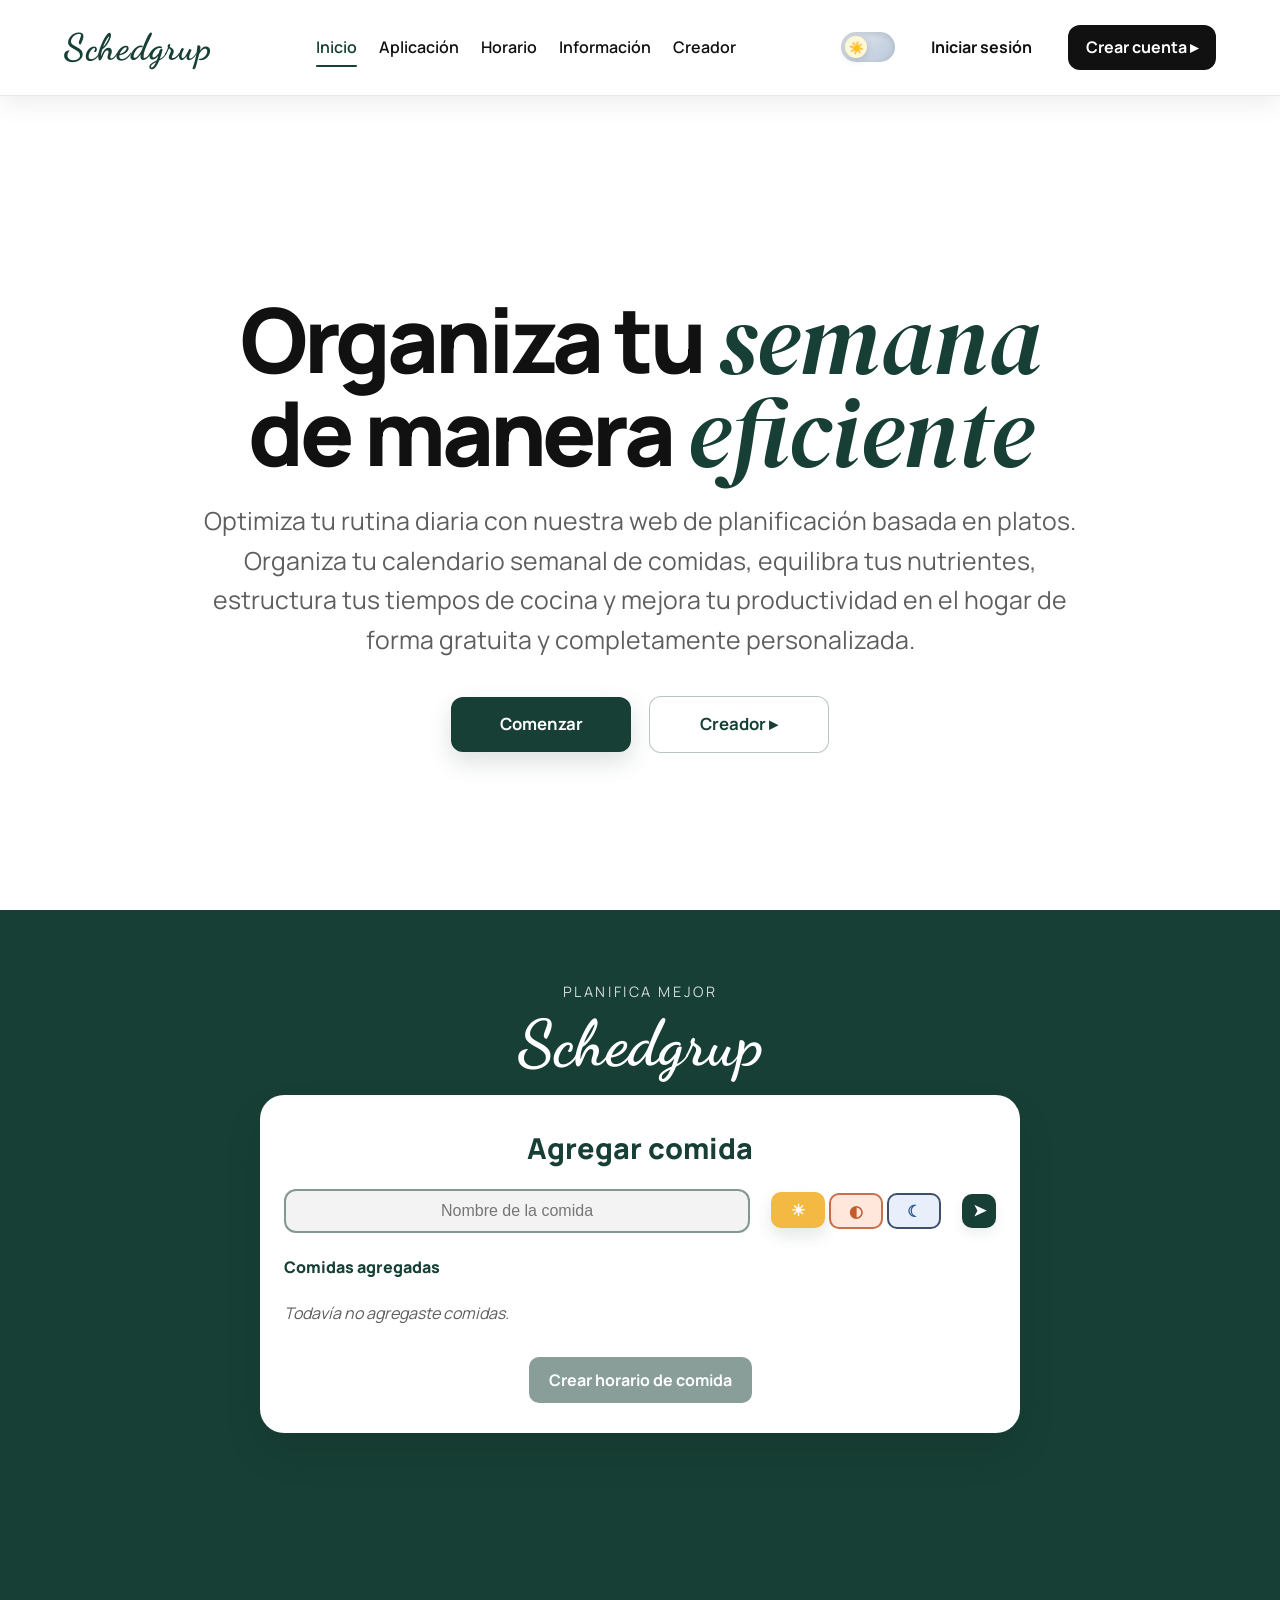
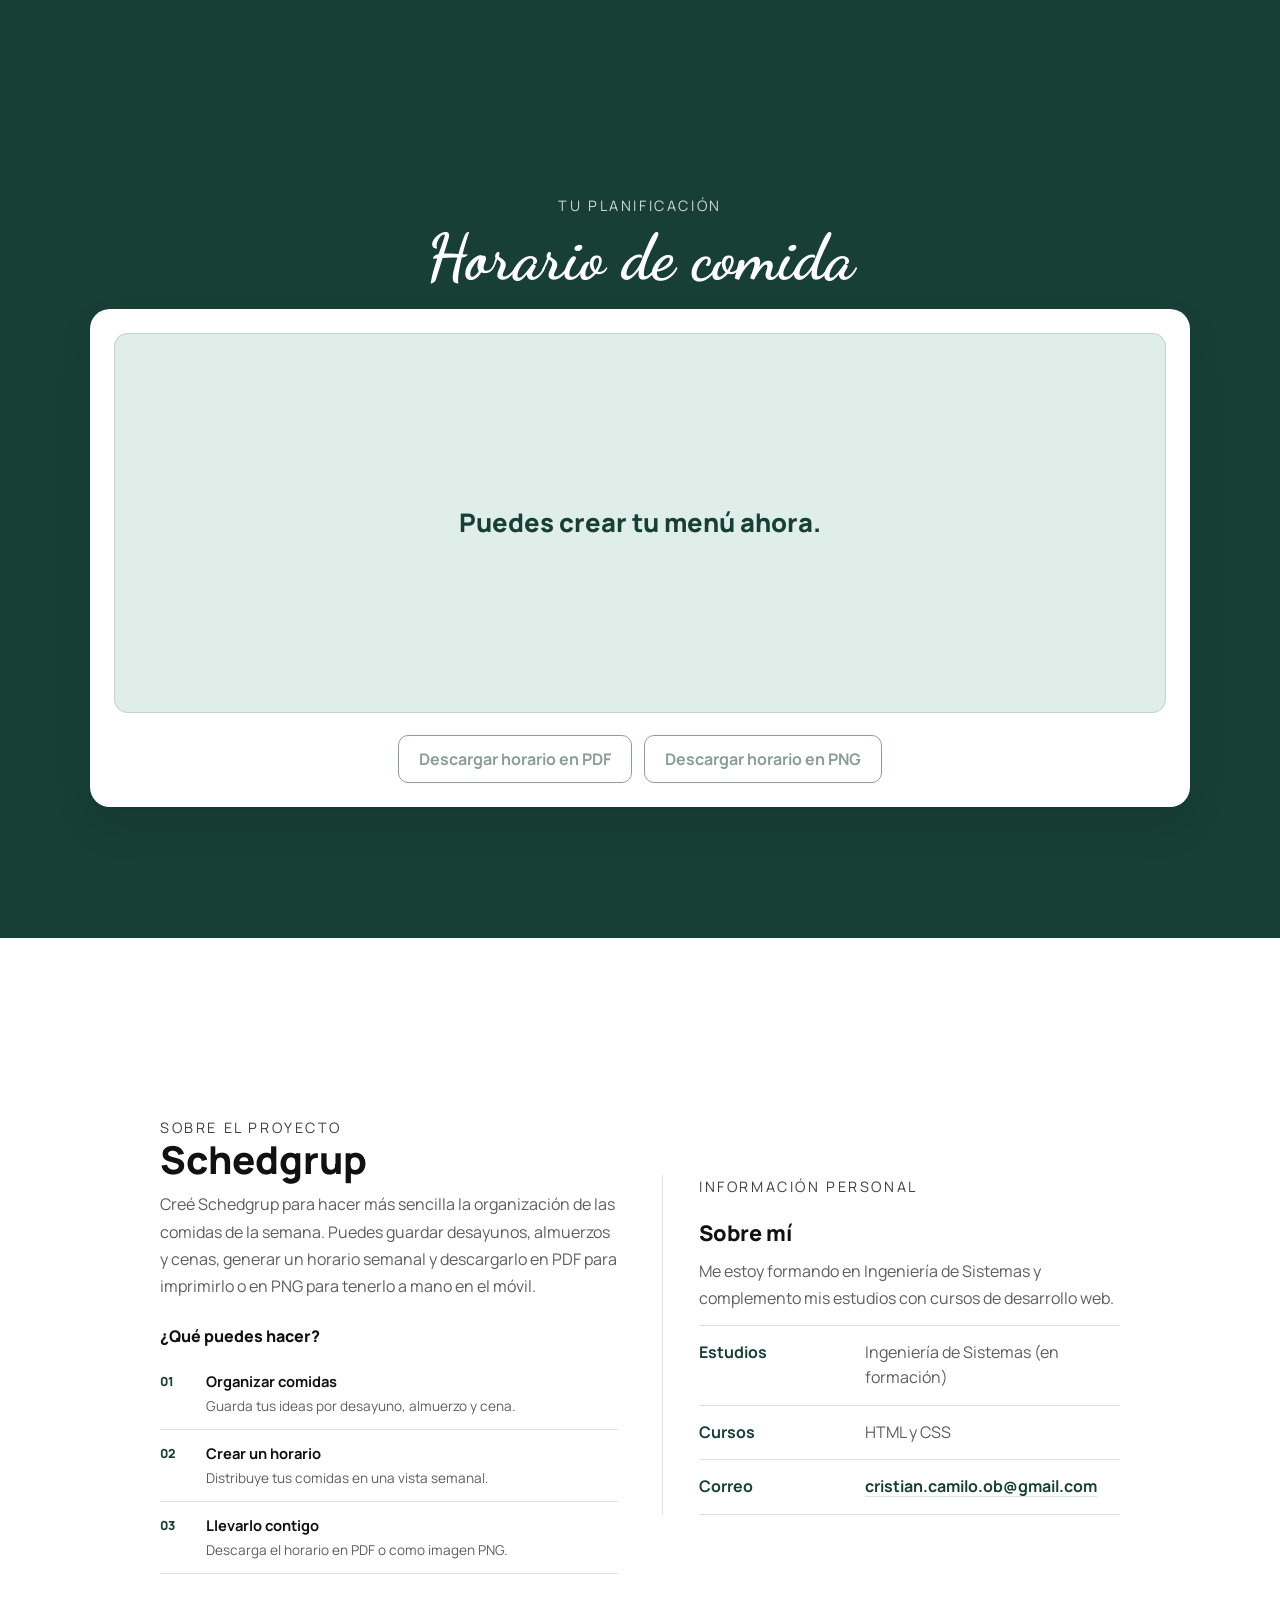
<file: index.html>
<!DOCTYPE html>
<html lang="es">
<head>
    <meta charset="UTF-8">
    <meta name="viewport" content="width=device-width, initial-scale=1.0">
    <title>Schedgrup</title>
    <link rel="stylesheet" href="styles_index.css">
    <script src="script_index.js" defer></script>
</head>
<body id="top">
    <header class="topbar">
        <a class="logo" href="index.html" aria-label="Schedgrup, página principal">Schedgrup</a>

        <nav class="main-nav" aria-label="Navegación principal">
            <a class="nav-link active" href="#top">Inicio</a>
            <a class="nav-link" href="#aplicacion">Aplicación</a>
            <a class="nav-link" id="scheduleNavLink" href="#horario">Horario</a>
            <a class="nav-link" href="#informacion">Información</a>
            <a class="nav-link" href="Creador">Creador</a>
        </nav>

        <div class="auth-actions">
            <label class="theme-switch" aria-label="Cambiar tema">
                <input type="checkbox" id="themeToggle" aria-label="Cambiar tema">
                <span class="slider"></span>
            </label>
            <a class="btn btn-light" id="loginLink" href="login.html">Iniciar sesión</a>
            <a class="btn btn-dark" id="registerLink" href="login.html">Crear cuenta ▸</a>
            <button class="btn btn-logout" id="logoutButton" type="button" hidden>
                <svg aria-hidden="true" viewBox="0 0 24 24" fill="none">
                    <path d="M10 17l5-5-5-5M15 12H3m9-8h6a2 2 0 0 1 2 2v12a2 2 0 0 1-2 2h-6" />
                </svg>
                <span>Cerrar sesión</span>
            </button>
        </div>
    </header>

    <main>
        <section class="hero">
            <h1 class="slogan">
                Organiza tu <span>semana</span><br>
                de manera <span>eficiente</span>
            </h1>

            <p class="slogan_descripcion">
                Optimiza tu rutina diaria con nuestra web de planificación basada en platos. Organiza tu calendario semanal de comidas,
                equilibra tus nutrientes, estructura tus tiempos de cocina y mejora tu productividad en el hogar de forma gratuita y
                completamente personalizada.
            </p>

            <div class="ordenar_boton">
                <a class="slogan_boton" href="aplicacion.html">Comenzar</a>
                <a class="slogan_boton2" href="creador.html">Creador ▸</a>
            </div>
        </section>

        <section class="aplicacion" id="aplicacion">
            <p class="eyebrow">Planifica mejor</p>
            <h2 class="aplicacion_titulo">Schedgrup</h2>

            <div class="aplicacion_seccion">
                <div class="aplicacion_contenedor">
                    <h3 class="aplicacion_subtitulo">Agregar comida</h3>

                    <form class="meal-form" id="mealForm">
                        <div class="meal-field">
                            <div class="meal-row">
                                <div class="input-wrap">
                                    <label class="sr-only" for="nombre">Nombre de la comida</label>
                                    <input class="aplicacion_input" type="text" id="nombre" placeholder="Nombre de la comida">
                                </div>

                                <div class="type-menu" aria-label="Tipo de comida">
                                    <button class="type-trigger breakfast is-active" type="button" data-meal="breakfast" aria-label="Desayuno" aria-pressed="true">☀</button>
                                    <div class="type-options">
                                        <button class="type-option lunch" type="button" data-meal="lunch" aria-label="Almuerzo" aria-pressed="false">◐</button>
                                        <button class="type-option dinner" type="button" data-meal="dinner" aria-label="Cena" aria-pressed="false">☾</button>
                                    </div>
                                </div>

                                <button class="add-button" type="submit" aria-label="Agregar comida">➤</button>
                            </div>
                        </div>
                    </form>

                    <div class="meals-list-wrap">
                        <h4 class="meals-list-title">Comidas agregadas</h4>
                        <div class="meals-list" id="mealsList"></div>
                        <button class="schedule-button" id="createScheduleButton" type="button" disabled>Crear horario de comida</button>
                    </div>
                </div>
            </div>
        </section>

        <section class="horario" id="horario" aria-labelledby="horarioTitle">
            <p class="eyebrow">Tu planificación</p>
            <h2 class="aplicacion_titulo" id="horarioTitle">Horario de comida</h2>
            <div class="horario-contenedor">
                <div class="schedule-result" id="scheduleResult" aria-live="polite">
                    <p class="schedule-prompt">Puedes crear tu menú ahora.</p>
                </div>
                <div class="schedule-brand" aria-hidden="true">
                    <span class="schedule-brand-name">Schedgrup</span>
                    <span class="schedule-brand-tagline">Organiza tu semana</span>
                </div>
                <div class="schedule-actions">
                    <button class="schedule-button schedule-download-button" id="downloadScheduleButton" type="button" disabled>Descargar horario en PDF</button>
                    <button class="schedule-button schedule-download-button" id="downloadSchedulePngButton" type="button" disabled>Descargar horario en PNG</button>
                </div>
                <p class="download-status" id="downloadStatus" aria-live="polite"></p>
            </div>
        </section>

        <section class="informacion" id="informacion" aria-labelledby="informacionTitle">
            <div class="informacion-contenido">
                <div class="informacion-motivo">
                    <p class="eyebrow">Sobre el proyecto</p>
                    <h2 class="informacion-titulo" id="informacionTitle">Schedgrup</h2>
                    <p class="informacion-descripcion">Creé Schedgrup para hacer más sencilla la organización de las comidas de la semana. Puedes guardar desayunos, almuerzos y cenas, generar un horario semanal y descargarlo en PDF para imprimirlo o en PNG para tenerlo a mano en el móvil.</p>
                    <h3 class="informacion-subtitulo">¿Qué puedes hacer?</h3>
                    <ul class="informacion-funciones">
                        <li><span class="funcion-numero">01</span><span><strong>Organizar comidas</strong><small>Guarda tus ideas por desayuno, almuerzo y cena.</small></span></li>
                        <li><span class="funcion-numero">02</span><span><strong>Crear un horario</strong><small>Distribuye tus comidas en una vista semanal.</small></span></li>
                        <li><span class="funcion-numero">03</span><span><strong>Llevarlo contigo</strong><small>Descarga el horario en PDF o como imagen PNG.</small></span></li>
                    </ul>
                </div>

                <div class="informacion-perfil">
                    <p class="eyebrow">Información personal</p>
                    <h3 class="informacion-subtitulo">Sobre mí</h3>
                    <p class="informacion-descripcion">Me estoy formando en Ingeniería de Sistemas y complemento mis estudios con cursos de desarrollo web.</p>
                    <dl class="informacion-datos">
                        <div>
                            <dt>Estudios</dt>
                            <dd>Ingeniería de Sistemas (en formación)</dd>
                        </div>
                        <div>
                            <dt>Cursos</dt>
                            <dd>HTML y CSS</dd>
                        </div>
                        <div>
                            <dt>Correo</dt>
                            <dd><a class="informacion-contacto" href="mailto:cristian.camilo.ob@gmail.com">cristian.camilo.ob@gmail.com</a></dd>
                        </div>
                    </dl>
                </div>
            </div>
        </section>
    </main>

    <script>
        
    </script>
</body>
</html>
</file>
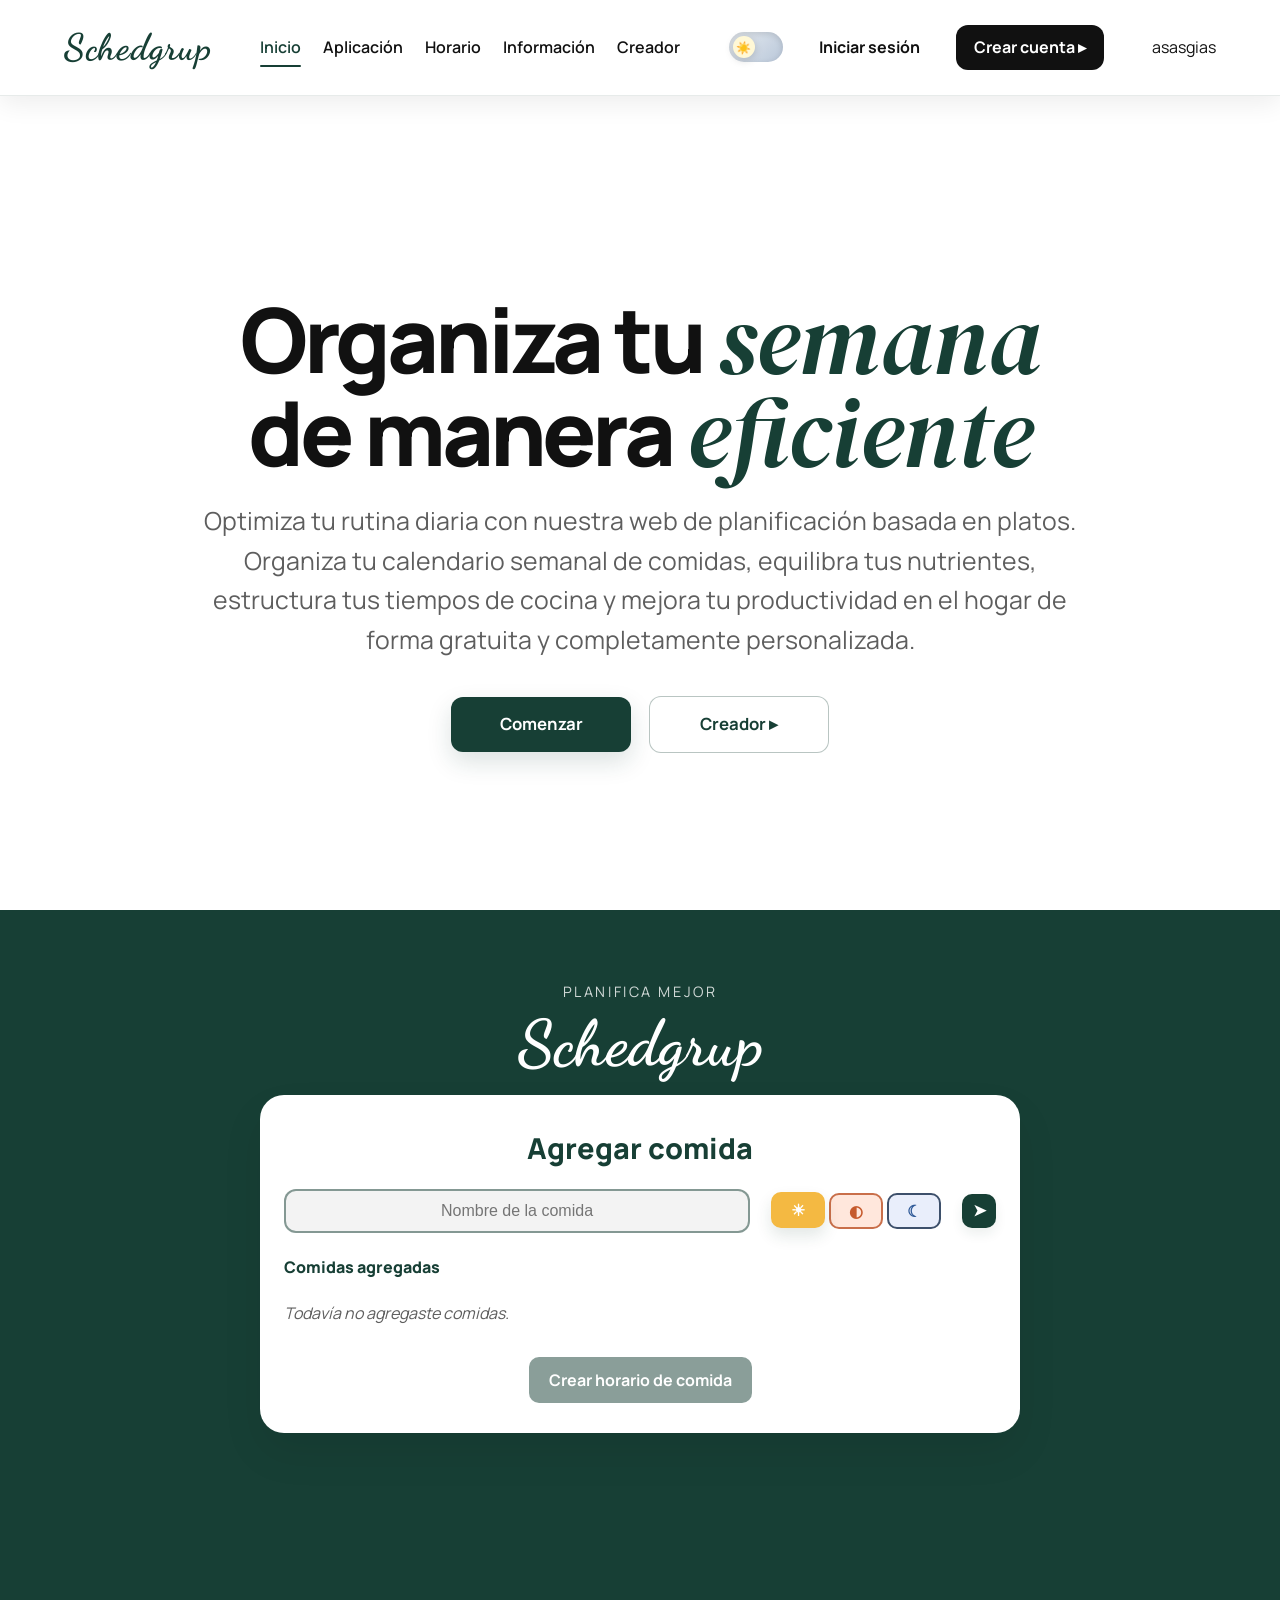
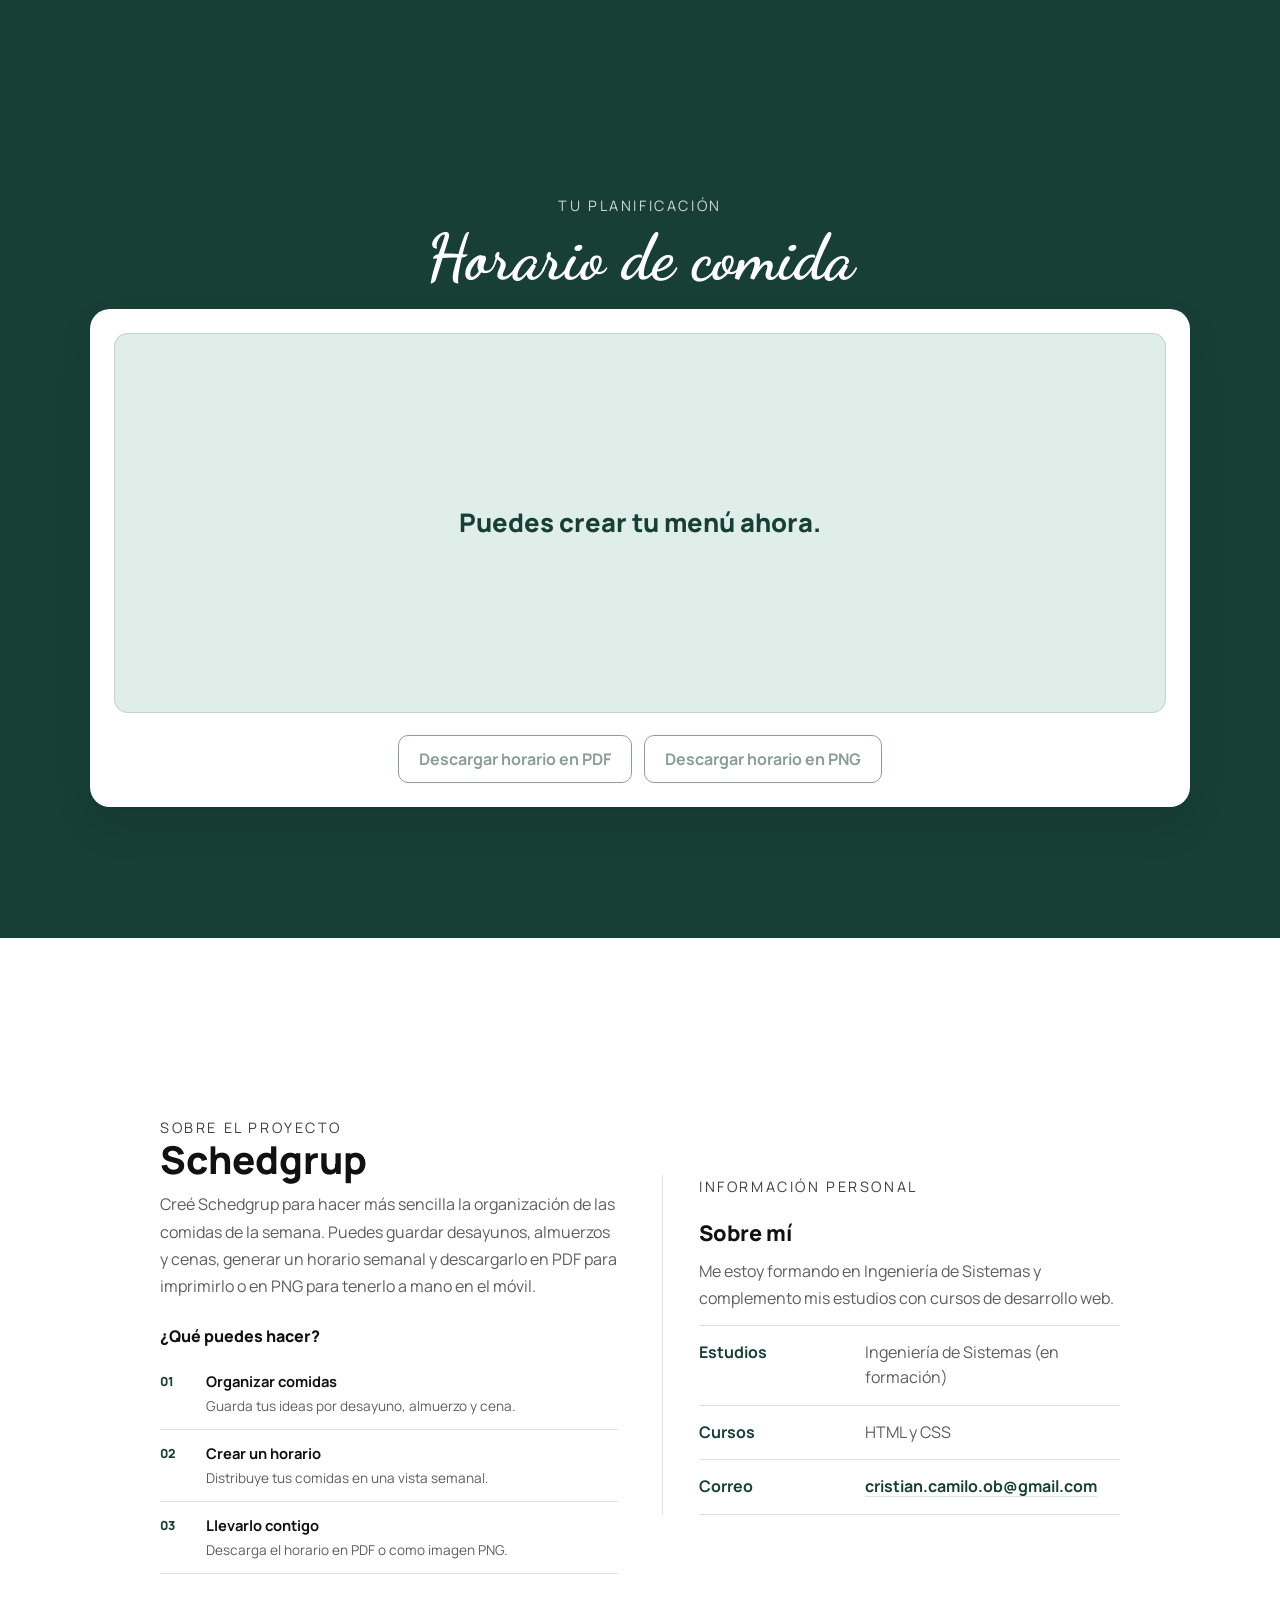
<file: Schedgrup_p/index.html>
<!DOCTYPE html>
<html lang="es">
<head>
    <meta charset="UTF-8">
    <meta name="viewport" content="width=device-width, initial-scale=1.0">
    <title>Schedgrup</title>
    <link rel="stylesheet" href="styles_inicio.css">
</head>
<body id="top">
    <header class="topbar">
        <a class="logo" href="inicio.html" aria-label="Schedgrup, página principal">Schedgrup</a>

        <nav class="main-nav" aria-label="Navegación principal">
            <a class="nav-link active" href="#top">Inicio</a>
            <a class="nav-link" href="#aplicacion">Aplicación</a>
            <a class="nav-link" id="scheduleNavLink" href="#horario">Horario</a>
            <a class="nav-link" href="#informacion">Información</a>
            <a class="nav-link" href="Creador.html">Creador</a>
        </nav>

        <div class="auth-actions">
            <label class="theme-switch" aria-label="Cambiar tema">
                <input type="checkbox" id="themeToggle" aria-label="Cambiar tema">
                <span class="slider"></span>
            </label>
            <a class="btn btn-light" href="inicio_sesion.html">Iniciar sesión</a>
            <a class="btn btn-dark" href="crear_cuenta.html">Crear cuenta ▸</a>
        </div>asasgias
    </header>

    <main>
        <section class="hero">
            <h1 class="slogan">
                Organiza tu <span>semana</span><br>
                de manera <span>eficiente</span>
            </h1>

            <p class="slogan_descripcion">
                Optimiza tu rutina diaria con nuestra web de planificación basada en platos. Organiza tu calendario semanal de comidas,
                equilibra tus nutrientes, estructura tus tiempos de cocina y mejora tu productividad en el hogar de forma gratuita y
                completamente personalizada.
            </p>

            <div class="ordenar_boton">
                <a class="slogan_boton" href="aplicacion.html">Comenzar</a>
                <a class="slogan_boton2" href="creador.html">Creador ▸</a>
            </div>
        </section>

        <section class="aplicacion" id="aplicacion">
            <p class="eyebrow">Planifica mejor</p>
            <h2 class="aplicacion_titulo">Schedgrup</h2>

            <div class="aplicacion_seccion">
                <div class="aplicacion_contenedor">
                    <h3 class="aplicacion_subtitulo">Agregar comida</h3>

                    <form class="meal-form" id="mealForm">
                        <div class="meal-field">
                            <div class="meal-row">
                                <div class="input-wrap">
                                    <label class="sr-only" for="nombre">Nombre de la comida</label>
                                    <input class="aplicacion_input" type="text" id="nombre" placeholder="Nombre de la comida">
                                </div>

                                <div class="type-menu" aria-label="Tipo de comida">
                                    <button class="type-trigger breakfast is-active" type="button" data-meal="breakfast" aria-label="Desayuno" aria-pressed="true">☀</button>
                                    <div class="type-options">
                                        <button class="type-option lunch" type="button" data-meal="lunch" aria-label="Almuerzo" aria-pressed="false">◐</button>
                                        <button class="type-option dinner" type="button" data-meal="dinner" aria-label="Cena" aria-pressed="false">☾</button>
                                    </div>
                                </div>

                                <button class="add-button" type="submit" aria-label="Agregar comida">➤</button>
                            </div>
                        </div>
                    </form>

                    <div class="meals-list-wrap">
                        <h4 class="meals-list-title">Comidas agregadas</h4>
                        <div class="meals-list" id="mealsList"></div>
                        <button class="schedule-button" id="createScheduleButton" type="button" disabled>Crear horario de comida</button>
                    </div>
                </div>
            </div>
        </section>

        <section class="horario" id="horario" aria-labelledby="horarioTitle">
            <p class="eyebrow">Tu planificación</p>
            <h2 class="aplicacion_titulo" id="horarioTitle">Horario de comida</h2>
            <div class="horario-contenedor">
                <div class="schedule-result" id="scheduleResult" aria-live="polite">
                    <p class="schedule-prompt">Puedes crear tu menú ahora.</p>
                </div>
                <div class="schedule-brand" aria-hidden="true">
                    <span class="schedule-brand-name">Schedgrup</span>
                    <span class="schedule-brand-tagline">Organiza tu semana</span>
                </div>
                <div class="schedule-actions">
                    <button class="schedule-button schedule-download-button" id="downloadScheduleButton" type="button" disabled>Descargar horario en PDF</button>
                    <button class="schedule-button schedule-download-button" id="downloadSchedulePngButton" type="button" disabled>Descargar horario en PNG</button>
                </div>
                <p class="download-status" id="downloadStatus" aria-live="polite"></p>
            </div>
        </section>

        <section class="informacion" id="informacion" aria-labelledby="informacionTitle">
            <div class="informacion-contenido">
                <div class="informacion-motivo">
                    <p class="eyebrow">Sobre el proyecto</p>
                    <h2 class="informacion-titulo" id="informacionTitle">Schedgrup</h2>
                    <p class="informacion-descripcion">Creé Schedgrup para hacer más sencilla la organización de las comidas de la semana. Puedes guardar desayunos, almuerzos y cenas, generar un horario semanal y descargarlo en PDF para imprimirlo o en PNG para tenerlo a mano en el móvil.</p>
                    <h3 class="informacion-subtitulo">¿Qué puedes hacer?</h3>
                    <ul class="informacion-funciones">
                        <li><span class="funcion-numero">01</span><span><strong>Organizar comidas</strong><small>Guarda tus ideas por desayuno, almuerzo y cena.</small></span></li>
                        <li><span class="funcion-numero">02</span><span><strong>Crear un horario</strong><small>Distribuye tus comidas en una vista semanal.</small></span></li>
                        <li><span class="funcion-numero">03</span><span><strong>Llevarlo contigo</strong><small>Descarga el horario en PDF o como imagen PNG.</small></span></li>
                    </ul>
                </div>

                <div class="informacion-perfil">
                    <p class="eyebrow">Información personal</p>
                    <h3 class="informacion-subtitulo">Sobre mí</h3>
                    <p class="informacion-descripcion">Me estoy formando en Ingeniería de Sistemas y complemento mis estudios con cursos de desarrollo web.</p>
                    <dl class="informacion-datos">
                        <div>
                            <dt>Estudios</dt>
                            <dd>Ingeniería de Sistemas (en formación)</dd>
                        </div>
                        <div>
                            <dt>Cursos</dt>
                            <dd>HTML y CSS</dd>
                        </div>
                        <div>
                            <dt>Correo</dt>
                            <dd><a class="informacion-contacto" href="mailto:cristian.camilo.ob@gmail.com">cristian.camilo.ob@gmail.com</a></dd>
                        </div>
                    </dl>
                </div>
            </div>
        </section>
    </main>

    <script>
        document.addEventListener('DOMContentLoaded', () => {
            const themeToggle = document.getElementById('themeToggle');
            const typeButtons = document.querySelectorAll('.type-trigger, .type-option');
            const mealForm = document.getElementById('mealForm');
            const foodInput = document.getElementById('nombre');
            const mealsList = document.getElementById('mealsList');
            const createScheduleButton = document.getElementById('createScheduleButton');
            const downloadScheduleButton = document.getElementById('downloadScheduleButton');
            const downloadSchedulePngButton = document.getElementById('downloadSchedulePngButton');
            const downloadStatus = document.getElementById('downloadStatus');
            const scheduleResult = document.getElementById('scheduleResult');
            const horarioSection = document.getElementById('horario');
            const scheduleNavLink = document.getElementById('scheduleNavLink');
            const MEAL_TYPES = {
                breakfast: { label: 'Desayuno', emoji: '☀' },
                lunch: { label: 'Almuerzo', emoji: '◐' },
                dinner: { label: 'Cena', emoji: '☾' }
            };
            const MEAL_BADGE_COLORS = {
                breakfast: '#d79a00',
                lunch: '#c65a2c',
                dinner: '#2f5a98'
            };
            const DARK_PALETTES = ['forest', 'original', 'olive'];
            const savedDarkPalette = localStorage.getItem('schedgrup-dark-palette');
            let darkPaletteIndex = DARK_PALETTES.indexOf(savedDarkPalette);
            if (darkPaletteIndex < 0) {
                darkPaletteIndex = 0;
            }

            const applyDarkPalette = () => {
                const palette = DARK_PALETTES[darkPaletteIndex];
                document.body.dataset.darkPalette = palette;
                localStorage.setItem('schedgrup-dark-palette', palette);
            };

            applyDarkPalette();

            document.addEventListener('keydown', (event) => {
                const target = event.target;
                const isTextEntry = target instanceof HTMLElement
                    && (target.isContentEditable
                        || target.matches('textarea, select')
                        || (target instanceof HTMLInputElement
                            && !['checkbox', 'radio', 'button', 'submit', 'reset'].includes(target.type)));

                if (event.key.toLowerCase() !== 'v' || event.repeat || event.ctrlKey || event.altKey || event.metaKey
                    || isTextEntry || !document.body.classList.contains('dark-theme')) {
                    return;
                }

                darkPaletteIndex = (darkPaletteIndex + 1) % DARK_PALETTES.length;
                applyDarkPalette();
            });

            let selectedMeal = 'breakfast';
            let editingIndex = null;
            let meals = JSON.parse(localStorage.getItem('schedgrupMeals') || '[]');

            const updateSelectedMeal = (mealKey) => {
                selectedMeal = mealKey;
                typeButtons.forEach((btn) => {
                    const isActive = btn.dataset.meal === mealKey;
                    btn.classList.toggle('is-active', isActive);
                    btn.setAttribute('aria-pressed', String(isActive));
                });
            };

            typeButtons.forEach((button) => {
                button.addEventListener('click', () => {
                    updateSelectedMeal(button.dataset.meal);
                });
            });

            const renderMeals = () => {
                mealsList.innerHTML = '';
                createScheduleButton.disabled = meals.length === 0;

                if (!meals.length) {
                    const emptyState = document.createElement('p');
                    emptyState.className = 'empty-state';
                    emptyState.textContent = 'Todavía no agregaste comidas.';
                    mealsList.appendChild(emptyState);
                    return;
                }

                meals.forEach((meal, index) => {
                    const item = document.createElement('div');
                    item.className = 'meal-item';

                    const badge = document.createElement('span');
                    badge.className = `meal-badge ${meal.type}`;
                    badge.textContent = MEAL_TYPES[meal.type]?.emoji || '🍽️';
                    badge.style.color = MEAL_BADGE_COLORS[meal.type] || '#173F35';
                    badge.style.setProperty('-webkit-text-fill-color', MEAL_BADGE_COLORS[meal.type] || '#173F35');

                    const text = document.createElement('span');
                    text.className = 'meal-text';
                    text.textContent = meal.name;

                    const actions = document.createElement('div');
                    actions.className = 'meal-actions';

                    const editButton = document.createElement('button');
                    editButton.type = 'button';
                    editButton.className = 'edit-button';
                    editButton.setAttribute('aria-label', 'Editar comida');
                    editButton.textContent = '✎';
                    editButton.dataset.index = index;
                    editButton.addEventListener('click', () => {
                        editingIndex = index;
                        foodInput.value = meal.name;
                        updateSelectedMeal(meal.type);
                        foodInput.focus();
                        renderMeals();
                    });

                    actions.appendChild(editButton);
                    item.appendChild(badge);
                    item.appendChild(text);
                    item.appendChild(actions);
                    mealsList.appendChild(item);
                });
            };

            const submitMeal = () => {
                const name = foodInput.value.trim();
                if (!name) {
                    foodInput.focus();
                    return;
                }

                if (editingIndex !== null) {
                    meals[editingIndex] = {
                        ...meals[editingIndex],
                        name,
                        type: selectedMeal
                    };
                } else {
                    meals.push({
                        id: Date.now(),
                        name,
                        type: selectedMeal
                    });
                }

                localStorage.setItem('schedgrupMeals', JSON.stringify(meals));
                renderMeals();
                mealForm.reset();
                foodInput.focus();
                editingIndex = null;
                updateSelectedMeal('breakfast');
            };

            mealForm.addEventListener('submit', (event) => {
                event.preventDefault();
                submitMeal();
            });

            foodInput.addEventListener('keydown', (event) => {
                if (event.key === 'Enter') {
                    event.preventDefault();
                    submitMeal();
                }
            });

            createScheduleButton.addEventListener('click', () => {
                const days = ['Lunes', 'Martes', 'Miércoles', 'Jueves', 'Viernes', 'Sábado', 'Domingo'];
                const scheduleTitle = document.createElement('h4');
                scheduleTitle.className = 'schedule-title';
                scheduleTitle.textContent = 'Horario semanal';

                const scheduleHeader = document.createElement('div');
                scheduleHeader.className = 'schedule-row schedule-header';
                const dayHeading = document.createElement('span');
                dayHeading.className = 'schedule-heading schedule-day-heading';
                dayHeading.textContent = 'Día';
                scheduleHeader.appendChild(dayHeading);

                Object.entries(MEAL_TYPES).forEach(([mealType, { label, emoji }]) => {
                    const heading = document.createElement('span');
                    heading.className = `schedule-heading schedule-heading-${mealType}`;
                    const icon = document.createElement('span');
                    icon.className = 'schedule-heading-icon';
                    icon.setAttribute('aria-hidden', 'true');
                    icon.textContent = emoji;
                    const headingLabel = document.createElement('span');
                    headingLabel.textContent = label;
                    heading.append(icon, headingLabel);
                    scheduleHeader.appendChild(heading);
                });

                const scheduleRows = days.map((day, dayIndex) => {
                    const row = document.createElement('div');
                    row.className = 'schedule-row schedule-day-row';

                    const dayLabel = document.createElement('strong');
                    dayLabel.className = 'schedule-day';
                    dayLabel.textContent = day;
                    row.appendChild(dayLabel);

                    Object.entries(MEAL_TYPES).forEach(([mealType, { label }]) => {
                        const options = meals.filter((meal) => meal.type === mealType);
                        const mealCell = document.createElement('div');
                        mealCell.className = `schedule-meal schedule-meal-${mealType}`;
                        const mealLabel = document.createElement('span');
                        mealLabel.className = 'schedule-meal-label';
                        mealLabel.textContent = label;
                        const mealName = document.createElement('span');
                        mealName.className = 'schedule-meal-name';
                        mealName.textContent = options.length
                            ? options[dayIndex % options.length].name
                            : 'Sin asignar';
                        mealCell.append(mealLabel, mealName);
                        row.appendChild(mealCell);
                    });

                    return row;
                });

                scheduleResult.replaceChildren(scheduleTitle, scheduleHeader, ...scheduleRows);
                downloadScheduleButton.disabled = false;
                downloadSchedulePngButton.disabled = false;
                document.querySelectorAll('.main-nav .nav-link').forEach((navLink) => {
                    navLink.classList.toggle('active', navLink === scheduleNavLink);
                });
                animateToSection(horarioSection);
            });

            downloadScheduleButton.addEventListener('click', () => {
                if (!downloadScheduleButton.disabled) {
                    window.print();
                }
            });

            downloadSchedulePngButton.addEventListener('click', () => {
                if (downloadSchedulePngButton.disabled) {
                    return;
                }

                downloadSchedulePngButton.disabled = true;
                downloadStatus.textContent = 'Preparando la imagen...';

                try {
                    const rows = Array.from(scheduleResult.querySelectorAll('.schedule-day-row'));
                    if (!rows.length) {
                        throw new Error('Primero crea el horario semanal.');
                    }

                    const canvas = document.createElement('canvas');
                    const scale = 2;
                    const width = 1200;
                    const padding = 48;
                    const dayColumnWidth = 142;
                    const columnGap = 12;
                    const mealColumnWidth = (width - padding * 2 - dayColumnWidth - columnGap * 2) / 3;
                    const rowHeight = 100;
                    const rowsTop = 158;
                    const height = rowsTop + rows.length * rowHeight + 100;
                    canvas.width = width * scale;
                    canvas.height = height * scale;

                    const context = canvas.getContext('2d');
                    if (!context) {
                        throw new Error('No se pudo crear el lienzo de imagen.');
                    }

                    context.scale(scale, scale);
                    context.fillStyle = getComputedStyle(scheduleResult.parentElement).backgroundColor;
                    context.fillRect(0, 0, width, height);

                    const pageFont = getComputedStyle(document.body).fontFamily;
                    const scheduleTitle = scheduleResult.querySelector('.schedule-title')?.textContent || 'Horario semanal';
                    context.fillStyle = getComputedStyle(scheduleResult.querySelector('.schedule-title') || horarioSection).color;
                    context.font = `800 30px ${pageFont}`;
                    context.fillText(scheduleTitle, padding, 76);

                    context.strokeStyle = getComputedStyle(scheduleResult.querySelector('.schedule-header')).borderBottomColor;
                    context.lineWidth = 1;
                    context.beginPath();
                    context.moveTo(padding, 100);
                    context.lineTo(width - padding, 100);
                    context.stroke();

                    const header = scheduleResult.querySelector('.schedule-header');
                    const mealTypes = ['breakfast', 'lunch', 'dinner'];
                    const mealStart = padding + dayColumnWidth + columnGap;
                    const headerY = 138;
                    const dayHeader = header.querySelector('.schedule-day-heading');
                    context.fillStyle = getComputedStyle(dayHeader).color;
                    context.font = `800 16px ${pageFont}`;
                    context.fillText(dayHeader.textContent, padding, headerY);

                    mealTypes.forEach((mealType, index) => {
                        const heading = header.querySelector(`.schedule-heading-${mealType}`);
                        const icon = heading.querySelector('.schedule-heading-icon');
                        const x = mealStart + index * (mealColumnWidth + columnGap);
                        const iconStyle = getComputedStyle(icon);
                        const headingStyle = getComputedStyle(heading);

                        context.fillStyle = iconStyle.backgroundColor;
                        context.beginPath();
                        context.arc(x + 14, headerY - 5, 14, 0, Math.PI * 2);
                        context.fill();
                        context.fillStyle = iconStyle.color;
                        context.font = `700 15px ${pageFont}`;
                        context.textAlign = 'center';
                        context.fillText(icon.textContent, x + 14, headerY);
                        context.textAlign = 'left';
                        context.fillStyle = headingStyle.color;
                        context.font = `800 16px ${pageFont}`;
                        context.fillText(heading.querySelector('span:last-child').textContent, x + 36, headerY);
                    });

                    rows.forEach((row, rowIndex) => {
                        const y = rowsTop + rowIndex * rowHeight;
                        const day = row.querySelector('.schedule-day');
                        context.fillStyle = getComputedStyle(day).color;
                        context.font = `800 18px ${pageFont}`;
                        context.fillText(day.textContent, padding, y + 48);

                        mealTypes.forEach((mealType, columnIndex) => {
                            const meal = row.querySelector(`.schedule-meal-${mealType}`);
                            const mealStyle = getComputedStyle(meal);
                            const x = mealStart + columnIndex * (mealColumnWidth + columnGap);
                            const cardY = y + 5;
                            const cardHeight = 82;
                            const cardRadius = 10;

                            context.fillStyle = mealStyle.backgroundColor;
                            context.beginPath();
                            context.roundRect(x, cardY, mealColumnWidth, cardHeight, cardRadius);
                            context.fill();
                            context.fillStyle = mealStyle.borderLeftColor;
                            context.beginPath();
                            context.roundRect(x, cardY, 5, cardHeight, [cardRadius, 0, 0, cardRadius]);
                            context.fill();

                            const label = meal.querySelector('.schedule-meal-label').textContent;
                            const name = meal.querySelector('.schedule-meal-name').textContent;
                            context.fillStyle = getComputedStyle(meal.querySelector('.schedule-meal-label')).color;
                            context.font = `800 12px ${pageFont}`;
                            context.fillText(label.toUpperCase(), x + 18, cardY + 24);
                            context.fillStyle = mealStyle.color;
                            context.font = `600 16px ${pageFont}`;
                            context.fillText(name, x + 18, cardY + 53, mealColumnWidth - 32);
                        });
                    });

                    const brandY = height - 42;
                    const brandColor = getComputedStyle(document.querySelector('.logo')).color;
                    context.strokeStyle = getComputedStyle(scheduleResult.querySelector('.schedule-header')).borderBottomColor;
                    context.beginPath();
                    context.moveTo(padding, brandY - 18);
                    context.lineTo(width - padding, brandY - 18);
                    context.stroke();
                    context.fillStyle = brandColor;
                    context.font = `800 18px ${pageFont}`;
                    context.fillText('Schedgrup', padding, brandY + 6);
                    context.fillStyle = getComputedStyle(document.body).color;
                    context.font = `500 13px ${pageFont}`;
                    context.textAlign = 'right';
                    context.fillText('Organiza tu semana', width - padding, brandY + 6);
                    context.textAlign = 'left';

                    const downloadLink = document.createElement('a');
                    downloadLink.href = canvas.toDataURL('image/png');
                    downloadLink.download = 'horario-semanal.png';
                    downloadLink.click();
                    downloadStatus.textContent = 'Horario descargado en PNG.';
                } catch (error) {
                    downloadStatus.textContent = error.message || 'No se pudo generar el PNG.';
                }

                downloadSchedulePngButton.disabled = false;
                downloadSchedulePngButton.focus();
            });

            let themeTransitionTimer = null;

            const applyTheme = (isDark, animate = false) => {
                if (animate) {
                    window.clearTimeout(themeTransitionTimer);
                    document.body.classList.add('theme-transitioning');
                }

                document.body.classList.toggle('dark-theme', isDark);
                themeToggle.checked = isDark;
                localStorage.setItem('schedgrup-theme', isDark ? 'dark' : 'light');

                if (animate) {
                    themeTransitionTimer = window.setTimeout(() => {
                        document.body.classList.remove('theme-transitioning');
                    }, 540);
                }
            };

            const savedTheme = localStorage.getItem('schedgrup-theme');
            if (savedTheme === 'dark') {
                applyTheme(true);
            } else {
                applyTheme(false);
            }

            themeToggle.addEventListener('change', () => {
                applyTheme(themeToggle.checked, true);
            });

            const sections = Array.from(document.querySelectorAll('main > section:not([hidden])'));
            const duration = 700;
            let isSectionScrolling = false;
            let scrollAnimationFrame = null;

            const updateActiveNavigation = (targetSection) => {
                const activeLink = targetSection === sections[0]
                    ? document.querySelector('.main-nav a[href="#top"]')
                    : document.querySelector(`.main-nav a[href="#${targetSection.id}"]`);

                if (activeLink) {
                    document.querySelectorAll('.main-nav .nav-link').forEach((navLink) => {
                        navLink.classList.toggle('active', navLink === activeLink);
                    });
                }
            };

            const animateToSection = (targetSection) => {
                if (scrollAnimationFrame !== null) {
                    cancelAnimationFrame(scrollAnimationFrame);
                }

                targetSection.scrollTop = 0;
                isSectionScrolling = true;
                document.documentElement.classList.add('wheel-scrolling');

                const topOffset = parseFloat(getComputedStyle(document.documentElement).scrollPaddingTop) || 0;
                const startY = window.scrollY;
                const targetY = Math.max(0, targetSection.getBoundingClientRect().top + startY - topOffset);
                const startedAt = performance.now();
                updateActiveNavigation(targetSection);

                const animateScroll = (now) => {
                    const progress = Math.min((now - startedAt) / duration, 1);
                    const easedProgress = progress < 0.5
                        ? 4 * progress ** 3
                        : 1 - ((-2 * progress + 2) ** 3) / 2;

                    window.scrollTo(0, startY + (targetY - startY) * easedProgress);

                    if (progress < 1) {
                        scrollAnimationFrame = requestAnimationFrame(animateScroll);
                    } else {
                        document.documentElement.classList.remove('wheel-scrolling');
                        isSectionScrolling = false;
                        scrollAnimationFrame = null;
                    }
                };

                scrollAnimationFrame = requestAnimationFrame(animateScroll);
            };

            document.querySelectorAll('.main-nav a[href^="#"]').forEach((link) => {
                link.addEventListener('click', (event) => {
                    const targetSection = link.hash === '#top'
                        ? sections[0]
                        : document.querySelector(link.hash);

                    if (!targetSection) {
                        return;
                    }

                    if (window.matchMedia('(prefers-reduced-motion: reduce)').matches) {
                        updateActiveNavigation(targetSection);
                        return;
                    }

                    event.preventDefault();
                    animateToSection(targetSection);
                });
            });

            window.addEventListener('wheel', (event) => {
                if (event.ctrlKey || event.deltaY === 0 || window.matchMedia('(prefers-reduced-motion: reduce)').matches) {
                    return;
                }

                if (isSectionScrolling) {
                    event.preventDefault();
                    return;
                }

                const topOffset = parseFloat(getComputedStyle(document.documentElement).scrollPaddingTop) || 0;
                const activeLink = document.querySelector('.main-nav .nav-link.active');
                const activeTarget = activeLink?.hash === '#top'
                    ? sections[0]
                    : activeLink?.hash
                        ? document.querySelector(activeLink.hash)
                        : null;
                const currentIndex = sections.indexOf(activeTarget);

                if (currentIndex < 0) {
                    return;
                }

                let targetIndex = currentIndex;
                const currentSection = sections[currentIndex];
                const currentBounds = sections[currentIndex].getBoundingClientRect();
                const wheelDistance = Math.abs(event.deltaY);

                if (event.deltaY > 0 && currentIndex < sections.length - 1) {
                    const hasScrollableContent = currentSection.scrollHeight > window.innerHeight + 1;
                    if (hasScrollableContent && currentBounds.bottom > topOffset + wheelDistance + 20) {
                        return;
                    }
                    targetIndex++;
                } else if (event.deltaY < 0 && currentIndex > 0) {
                    if (currentBounds.top < topOffset - wheelDistance - 20) {
                        return;
                    }
                    targetIndex--;
                } else {
                    return;
                }

                event.preventDefault();
                animateToSection(sections[targetIndex]);
            }, { passive: false });

            renderMeals();
            updateSelectedMeal(selectedMeal);
        });
    </script>
</body>
</html>
</file>
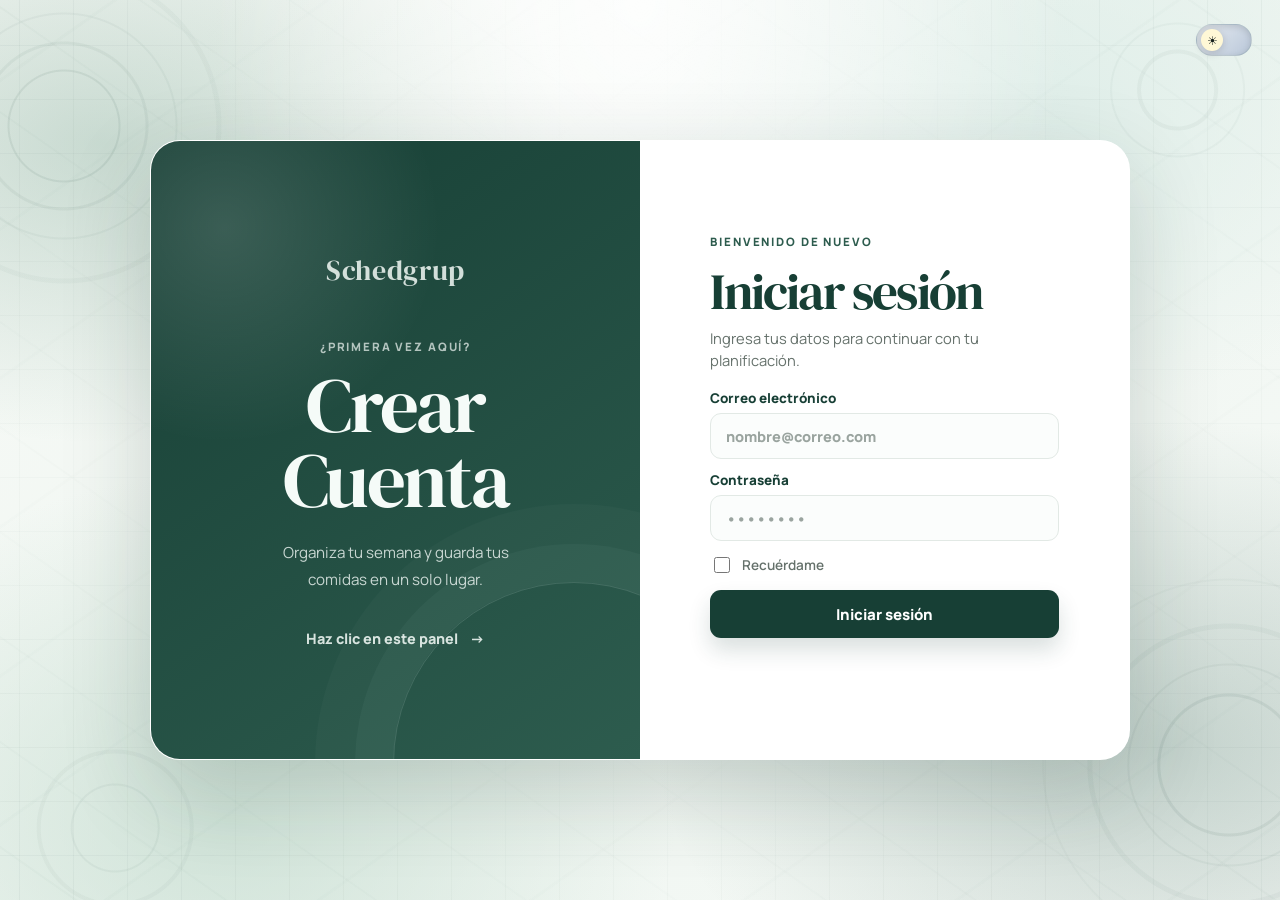
<file: login.html>
<!DOCTYPE html>
<html lang="es">
<head>
    <meta charset="UTF-8">
    <meta name="viewport" content="width=device-width, initial-scale=1.0">
    <title>Iniciar sesión | Schedgrup</title>
    <link rel="stylesheet" href="styles_login.css">
    <script src="script_login.js" defer></script>
</head>
<body>
    <label class="theme-switch" aria-label="Cambiar tema">
        <input type="checkbox" id="themeToggle" aria-label="Cambiar tema">
        <span class="theme-slider"></span>
    </label>

    <div class="theme-backdrop" aria-hidden="true"></div>

    <div class="page-shell">
        <div class="login-card">
            <main class="form-panel">
                <div class="panel-header">
                    <p class="eyebrow eyebrow-dark" id="formEyebrow">Bienvenido de nuevo</p>
                    <h1 id="formTitle">Iniciar sesión</h1>
                    <p class="form-intro" id="formIntro">Ingresa tus datos para continuar con tu planificación.</p>
                </div>

                <form id="accountForm" class="login-form">
                    <label class="field register-only" id="nameField" hidden>
                        <span>Nombre</span>
                        <input type="text" id="name" name="name" placeholder="Tu nombre" autocomplete="name">
                    </label>

                    <label class="field">
                        <span>Correo electrónico</span>
                        <input type="email" id="email" name="email" placeholder="nombre@correo.com" autocomplete="email" required>
                    </label>

                    <label class="field">
                        <span>Contraseña</span>
                        <input type="password" id="password" name="password" placeholder="••••••••" autocomplete="current-password" minlength="8" required>
                    </label>

                    <label class="field register-only" id="confirmPasswordField" hidden>
                        <span>Confirmar contraseña</span>
                        <input type="password" id="confirmPassword" name="confirmPassword" placeholder="Repite tu contraseña" autocomplete="new-password" minlength="8">
                    </label>

                    <div class="inline-row" id="loginOptions">
                        <label class="check-row">
                            <input type="checkbox" id="rememberMe" name="rememberMe">
                            <span>Recuérdame</span>
                        </label>
                    </div>

                    <button type="submit" class="submit-button" id="submitButton">Iniciar sesión</button>
                </form>

                <p id="loginStatus" class="login-status" aria-live="polite"></p>
            </main>

            <aside class="brand-panel" aria-label="Cambiar a crear cuenta" role="button" tabindex="0" aria-pressed="false">
                <div class="brand-content">
                    <span class="brand-mark">Schedgrup</span>
                    <p class="brand-kicker" id="brandKicker">¿Primera vez aquí?</p>
                    <h2 id="brandTitle">Crear<br>Cuenta</h2>
                    <p class="brand-copy" id="brandCopy">Organiza tu semana y guarda tus comidas en un solo lugar.</p>
                    <span class="panel-hint">
                        <span id="modeToggleText">Haz clic en este panel</span>
                        <span aria-hidden="true">→</span>
                    </span>
                </div>
            </aside>
        </div>
    </div>

</body>
</html>
</file>
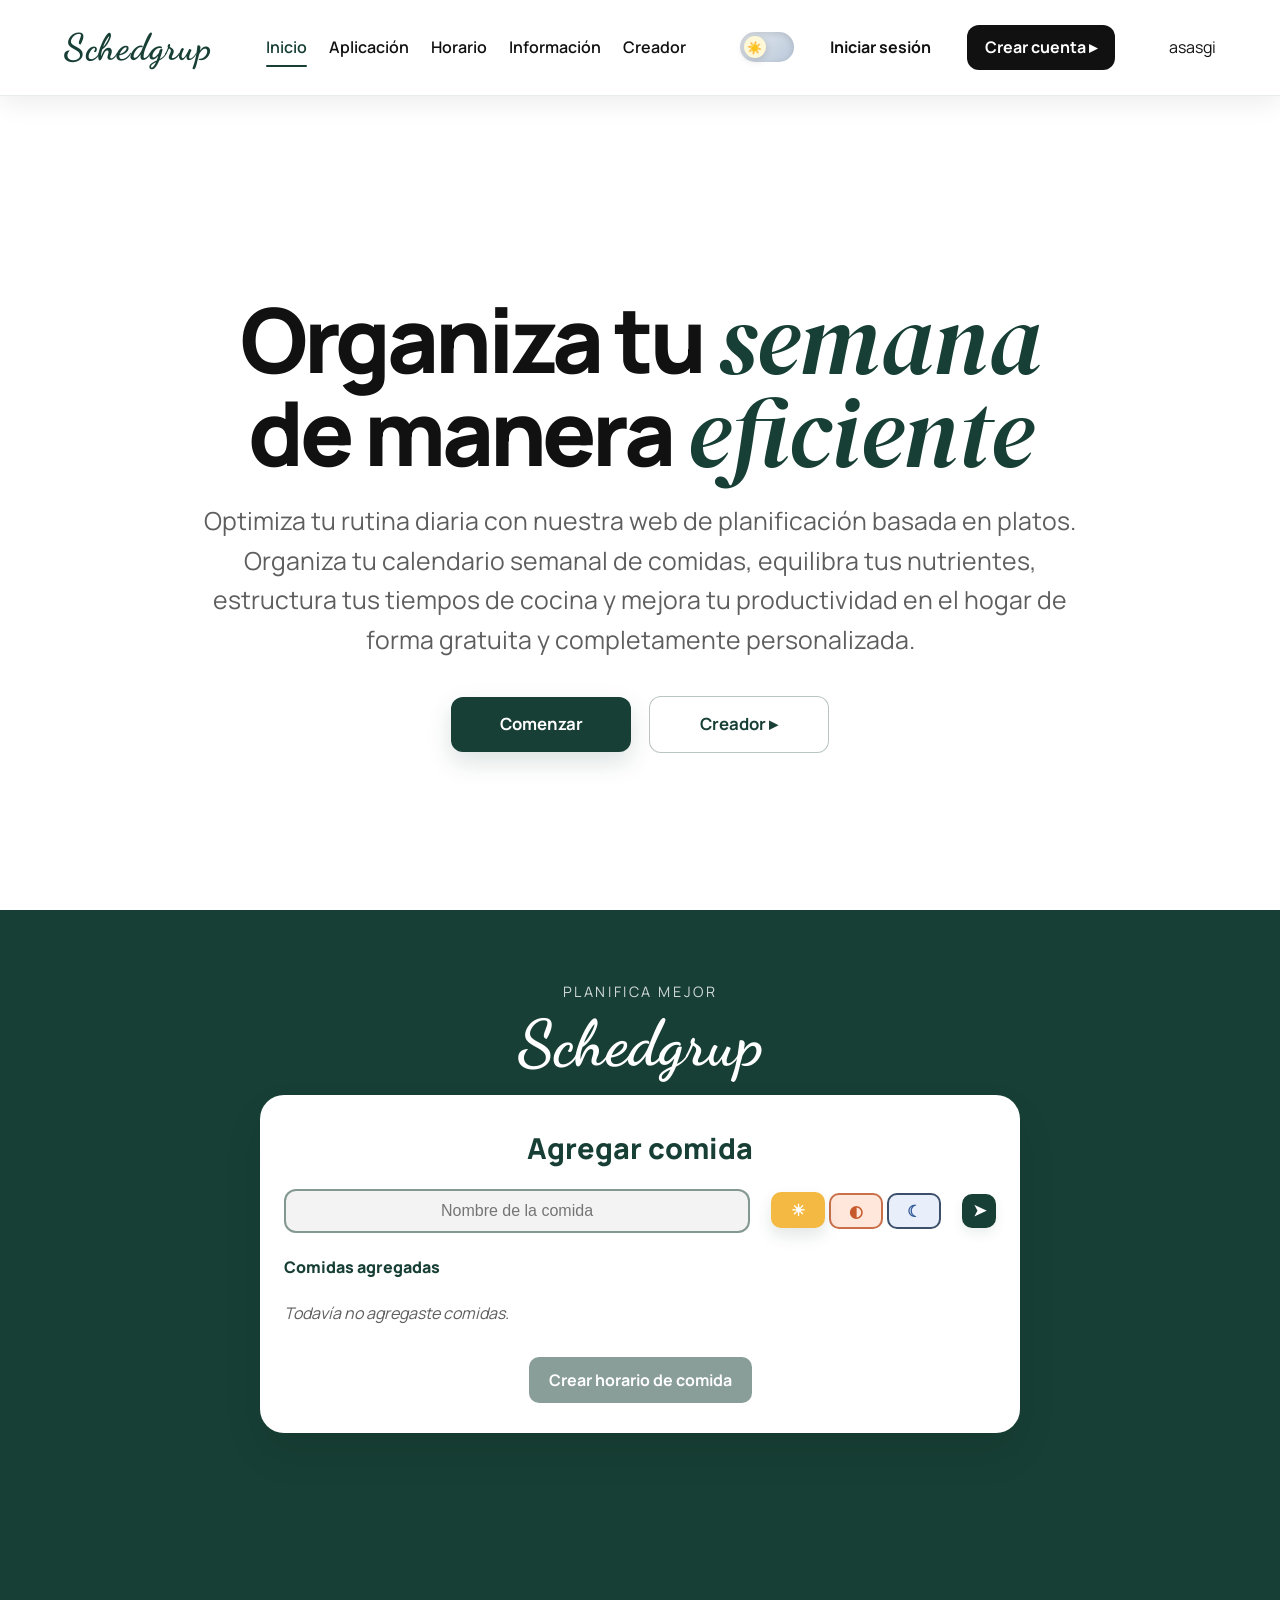
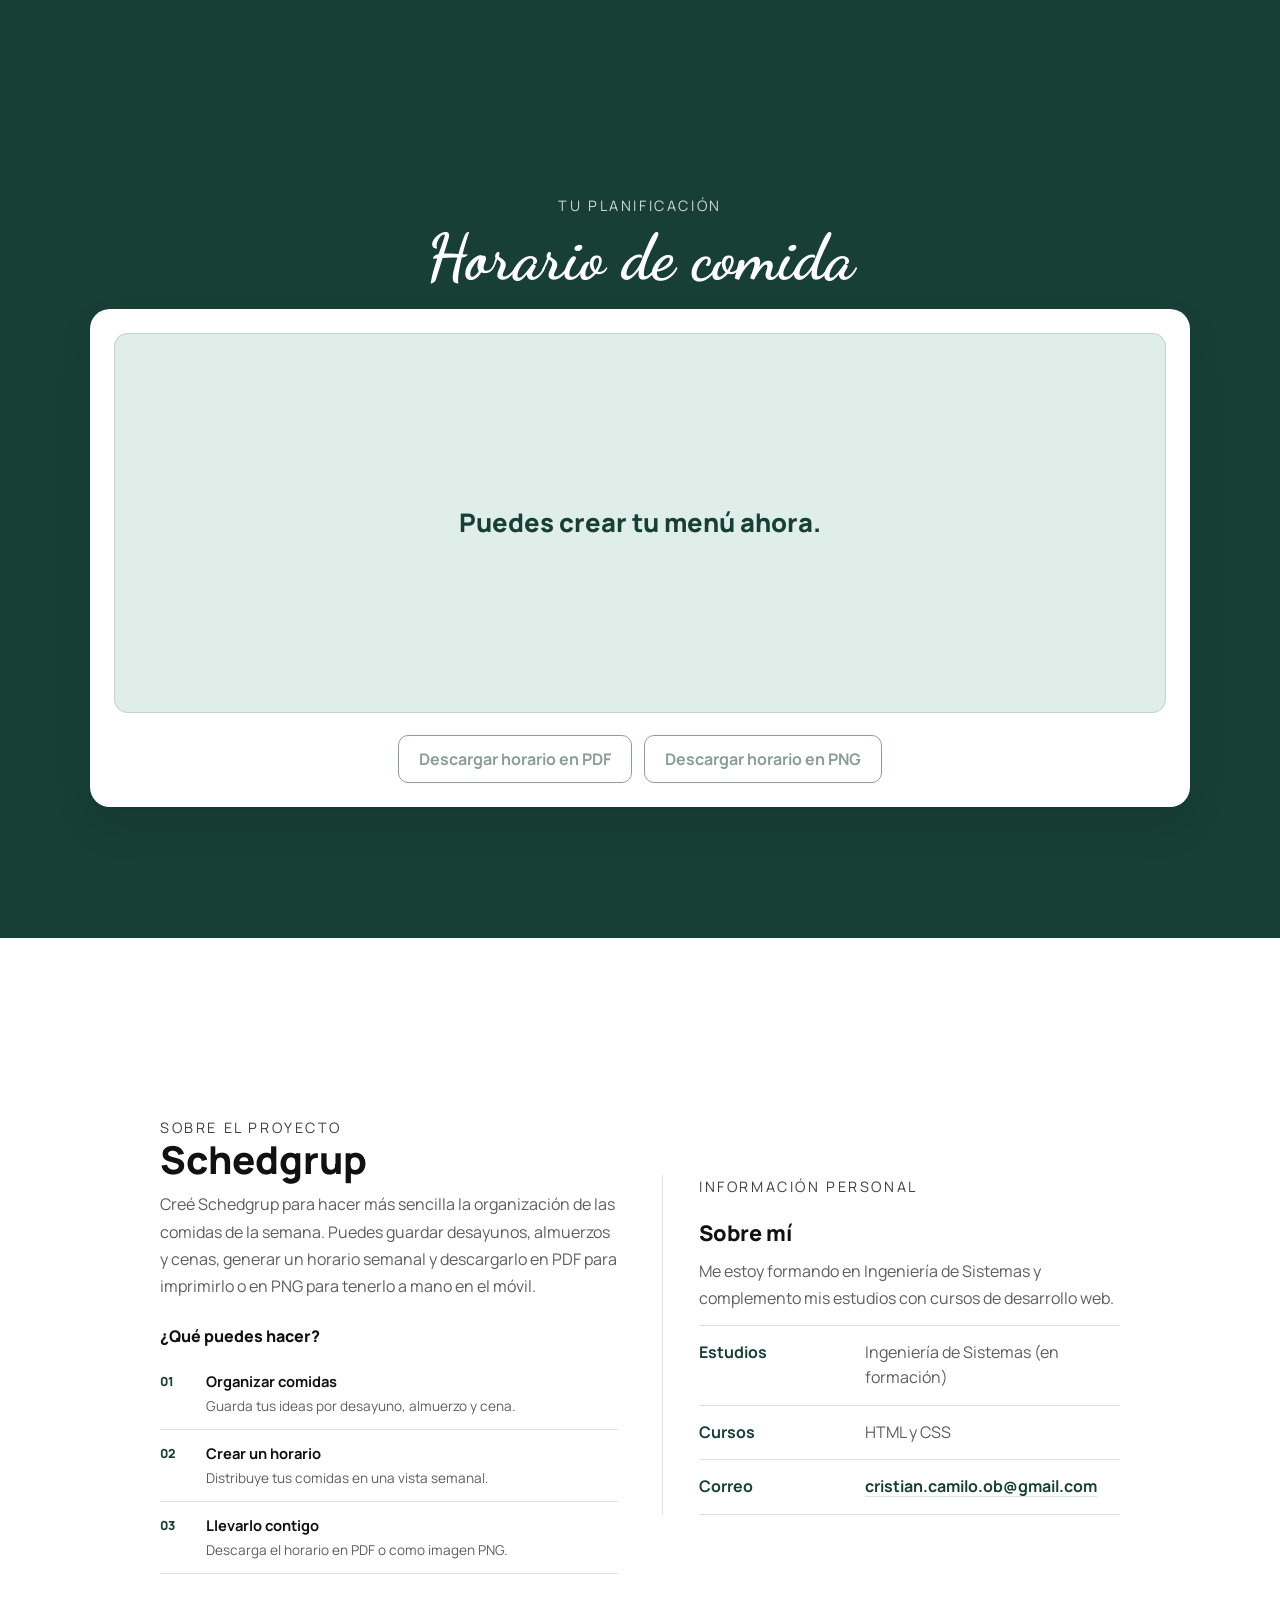
<file: Schedgrup_p/inicio.html>
<!DOCTYPE html>
<html lang="es">
<head>
    <meta charset="UTF-8">
    <meta name="viewport" content="width=device-width, initial-scale=1.0">
    <title>Schedgrup</title>
    <link rel="stylesheet" href="styles_inicio.css">
</head>
<body id="top">
    <header class="topbar">
        <a class="logo" href="inicio.html" aria-label="Schedgrup, página principal">Schedgrup</a>

        <nav class="main-nav" aria-label="Navegación principal">
            <a class="nav-link active" href="#top">Inicio</a>
            <a class="nav-link" href="#aplicacion">Aplicación</a>
            <a class="nav-link" id="scheduleNavLink" href="#horario">Horario</a>
            <a class="nav-link" href="#informacion">Información</a>
            <a class="nav-link" href="Creador.html">Creador</a>
        </nav>

        <div class="auth-actions">
            <label class="theme-switch" aria-label="Cambiar tema">
                <input type="checkbox" id="themeToggle" aria-label="Cambiar tema">
                <span class="slider"></span>
            </label>
            <a class="btn btn-light" href="inicio_sesion.html">Iniciar sesión</a>
            <a class="btn btn-dark" href="crear_cuenta.html">Crear cuenta ▸</a>
        </div>asasgi
    </header>

    <main>
        <section class="hero">
            <h1 class="slogan">
                Organiza tu <span>semana</span><br>
                de manera <span>eficiente</span>
            </h1>

            <p class="slogan_descripcion">
                Optimiza tu rutina diaria con nuestra web de planificación basada en platos. Organiza tu calendario semanal de comidas,
                equilibra tus nutrientes, estructura tus tiempos de cocina y mejora tu productividad en el hogar de forma gratuita y
                completamente personalizada.
            </p>

            <div class="ordenar_boton">
                <a class="slogan_boton" href="aplicacion.html">Comenzar</a>
                <a class="slogan_boton2" href="creador.html">Creador ▸</a>
            </div>
        </section>

        <section class="aplicacion" id="aplicacion">
            <p class="eyebrow">Planifica mejor</p>
            <h2 class="aplicacion_titulo">Schedgrup</h2>

            <div class="aplicacion_seccion">
                <div class="aplicacion_contenedor">
                    <h3 class="aplicacion_subtitulo">Agregar comida</h3>

                    <form class="meal-form" id="mealForm">
                        <div class="meal-field">
                            <div class="meal-row">
                                <div class="input-wrap">
                                    <label class="sr-only" for="nombre">Nombre de la comida</label>
                                    <input class="aplicacion_input" type="text" id="nombre" placeholder="Nombre de la comida">
                                </div>

                                <div class="type-menu" aria-label="Tipo de comida">
                                    <button class="type-trigger breakfast is-active" type="button" data-meal="breakfast" aria-label="Desayuno" aria-pressed="true">☀</button>
                                    <div class="type-options">
                                        <button class="type-option lunch" type="button" data-meal="lunch" aria-label="Almuerzo" aria-pressed="false">◐</button>
                                        <button class="type-option dinner" type="button" data-meal="dinner" aria-label="Cena" aria-pressed="false">☾</button>
                                    </div>
                                </div>

                                <button class="add-button" type="submit" aria-label="Agregar comida">➤</button>
                            </div>
                        </div>
                    </form>

                    <div class="meals-list-wrap">
                        <h4 class="meals-list-title">Comidas agregadas</h4>
                        <div class="meals-list" id="mealsList"></div>
                        <button class="schedule-button" id="createScheduleButton" type="button" disabled>Crear horario de comida</button>
                    </div>
                </div>
            </div>
        </section>

        <section class="horario" id="horario" aria-labelledby="horarioTitle">
            <p class="eyebrow">Tu planificación</p>
            <h2 class="aplicacion_titulo" id="horarioTitle">Horario de comida</h2>
            <div class="horario-contenedor">
                <div class="schedule-result" id="scheduleResult" aria-live="polite">
                    <p class="schedule-prompt">Puedes crear tu menú ahora.</p>
                </div>
                <div class="schedule-brand" aria-hidden="true">
                    <span class="schedule-brand-name">Schedgrup</span>
                    <span class="schedule-brand-tagline">Organiza tu semana</span>
                </div>
                <div class="schedule-actions">
                    <button class="schedule-button schedule-download-button" id="downloadScheduleButton" type="button" disabled>Descargar horario en PDF</button>
                    <button class="schedule-button schedule-download-button" id="downloadSchedulePngButton" type="button" disabled>Descargar horario en PNG</button>
                </div>
                <p class="download-status" id="downloadStatus" aria-live="polite"></p>
            </div>
        </section>

        <section class="informacion" id="informacion" aria-labelledby="informacionTitle">
            <div class="informacion-contenido">
                <div class="informacion-motivo">
                    <p class="eyebrow">Sobre el proyecto</p>
                    <h2 class="informacion-titulo" id="informacionTitle">Schedgrup</h2>
                    <p class="informacion-descripcion">Creé Schedgrup para hacer más sencilla la organización de las comidas de la semana. Puedes guardar desayunos, almuerzos y cenas, generar un horario semanal y descargarlo en PDF para imprimirlo o en PNG para tenerlo a mano en el móvil.</p>
                    <h3 class="informacion-subtitulo">¿Qué puedes hacer?</h3>
                    <ul class="informacion-funciones">
                        <li><span class="funcion-numero">01</span><span><strong>Organizar comidas</strong><small>Guarda tus ideas por desayuno, almuerzo y cena.</small></span></li>
                        <li><span class="funcion-numero">02</span><span><strong>Crear un horario</strong><small>Distribuye tus comidas en una vista semanal.</small></span></li>
                        <li><span class="funcion-numero">03</span><span><strong>Llevarlo contigo</strong><small>Descarga el horario en PDF o como imagen PNG.</small></span></li>
                    </ul>
                </div>

                <div class="informacion-perfil">
                    <p class="eyebrow">Información personal</p>
                    <h3 class="informacion-subtitulo">Sobre mí</h3>
                    <p class="informacion-descripcion">Me estoy formando en Ingeniería de Sistemas y complemento mis estudios con cursos de desarrollo web.</p>
                    <dl class="informacion-datos">
                        <div>
                            <dt>Estudios</dt>
                            <dd>Ingeniería de Sistemas (en formación)</dd>
                        </div>
                        <div>
                            <dt>Cursos</dt>
                            <dd>HTML y CSS</dd>
                        </div>
                        <div>
                            <dt>Correo</dt>
                            <dd><a class="informacion-contacto" href="mailto:cristian.camilo.ob@gmail.com">cristian.camilo.ob@gmail.com</a></dd>
                        </div>
                    </dl>
                </div>
            </div>
        </section>
    </main>

    <script>
        document.addEventListener('DOMContentLoaded', () => {
            const themeToggle = document.getElementById('themeToggle');
            const typeButtons = document.querySelectorAll('.type-trigger, .type-option');
            const mealForm = document.getElementById('mealForm');
            const foodInput = document.getElementById('nombre');
            const mealsList = document.getElementById('mealsList');
            const createScheduleButton = document.getElementById('createScheduleButton');
            const downloadScheduleButton = document.getElementById('downloadScheduleButton');
            const downloadSchedulePngButton = document.getElementById('downloadSchedulePngButton');
            const downloadStatus = document.getElementById('downloadStatus');
            const scheduleResult = document.getElementById('scheduleResult');
            const horarioSection = document.getElementById('horario');
            const scheduleNavLink = document.getElementById('scheduleNavLink');
            const MEAL_TYPES = {
                breakfast: { label: 'Desayuno', emoji: '☀' },
                lunch: { label: 'Almuerzo', emoji: '◐' },
                dinner: { label: 'Cena', emoji: '☾' }
            };
            const MEAL_BADGE_COLORS = {
                breakfast: '#d79a00',
                lunch: '#c65a2c',
                dinner: '#2f5a98'
            };
            const DARK_PALETTES = ['forest', 'original', 'olive'];
            const savedDarkPalette = localStorage.getItem('schedgrup-dark-palette');
            let darkPaletteIndex = DARK_PALETTES.indexOf(savedDarkPalette);
            if (darkPaletteIndex < 0) {
                darkPaletteIndex = 0;
            }

            const applyDarkPalette = () => {
                const palette = DARK_PALETTES[darkPaletteIndex];
                document.body.dataset.darkPalette = palette;
                localStorage.setItem('schedgrup-dark-palette', palette);
            };

            applyDarkPalette();

            document.addEventListener('keydown', (event) => {
                const target = event.target;
                const isTextEntry = target instanceof HTMLElement
                    && (target.isContentEditable
                        || target.matches('textarea, select')
                        || (target instanceof HTMLInputElement
                            && !['checkbox', 'radio', 'button', 'submit', 'reset'].includes(target.type)));

                if (event.key.toLowerCase() !== 'v' || event.repeat || event.ctrlKey || event.altKey || event.metaKey
                    || isTextEntry || !document.body.classList.contains('dark-theme')) {
                    return;
                }

                darkPaletteIndex = (darkPaletteIndex + 1) % DARK_PALETTES.length;
                applyDarkPalette();
            });

            let selectedMeal = 'breakfast';
            let editingIndex = null;
            let meals = JSON.parse(localStorage.getItem('schedgrupMeals') || '[]');

            const updateSelectedMeal = (mealKey) => {
                selectedMeal = mealKey;
                typeButtons.forEach((btn) => {
                    const isActive = btn.dataset.meal === mealKey;
                    btn.classList.toggle('is-active', isActive);
                    btn.setAttribute('aria-pressed', String(isActive));
                });
            };

            typeButtons.forEach((button) => {
                button.addEventListener('click', () => {
                    updateSelectedMeal(button.dataset.meal);
                });
            });

            const renderMeals = () => {
                mealsList.innerHTML = '';
                createScheduleButton.disabled = meals.length === 0;

                if (!meals.length) {
                    const emptyState = document.createElement('p');
                    emptyState.className = 'empty-state';
                    emptyState.textContent = 'Todavía no agregaste comidas.';
                    mealsList.appendChild(emptyState);
                    return;
                }

                meals.forEach((meal, index) => {
                    const item = document.createElement('div');
                    item.className = 'meal-item';

                    const badge = document.createElement('span');
                    badge.className = `meal-badge ${meal.type}`;
                    badge.textContent = MEAL_TYPES[meal.type]?.emoji || '🍽️';
                    badge.style.color = MEAL_BADGE_COLORS[meal.type] || '#173F35';
                    badge.style.setProperty('-webkit-text-fill-color', MEAL_BADGE_COLORS[meal.type] || '#173F35');

                    const text = document.createElement('span');
                    text.className = 'meal-text';
                    text.textContent = meal.name;

                    const actions = document.createElement('div');
                    actions.className = 'meal-actions';

                    const editButton = document.createElement('button');
                    editButton.type = 'button';
                    editButton.className = 'edit-button';
                    editButton.setAttribute('aria-label', 'Editar comida');
                    editButton.textContent = '✎';
                    editButton.dataset.index = index;
                    editButton.addEventListener('click', () => {
                        editingIndex = index;
                        foodInput.value = meal.name;
                        updateSelectedMeal(meal.type);
                        foodInput.focus();
                        renderMeals();
                    });

                    actions.appendChild(editButton);
                    item.appendChild(badge);
                    item.appendChild(text);
                    item.appendChild(actions);
                    mealsList.appendChild(item);
                });
            };

            const submitMeal = () => {
                const name = foodInput.value.trim();
                if (!name) {
                    foodInput.focus();
                    return;
                }

                if (editingIndex !== null) {
                    meals[editingIndex] = {
                        ...meals[editingIndex],
                        name,
                        type: selectedMeal
                    };
                } else {
                    meals.push({
                        id: Date.now(),
                        name,
                        type: selectedMeal
                    });
                }

                localStorage.setItem('schedgrupMeals', JSON.stringify(meals));
                renderMeals();
                mealForm.reset();
                foodInput.focus();
                editingIndex = null;
                updateSelectedMeal('breakfast');
            };

            mealForm.addEventListener('submit', (event) => {
                event.preventDefault();
                submitMeal();
            });

            foodInput.addEventListener('keydown', (event) => {
                if (event.key === 'Enter') {
                    event.preventDefault();
                    submitMeal();
                }
            });

            createScheduleButton.addEventListener('click', () => {
                const days = ['Lunes', 'Martes', 'Miércoles', 'Jueves', 'Viernes', 'Sábado', 'Domingo'];
                const scheduleTitle = document.createElement('h4');
                scheduleTitle.className = 'schedule-title';
                scheduleTitle.textContent = 'Horario semanal';

                const scheduleHeader = document.createElement('div');
                scheduleHeader.className = 'schedule-row schedule-header';
                const dayHeading = document.createElement('span');
                dayHeading.className = 'schedule-heading schedule-day-heading';
                dayHeading.textContent = 'Día';
                scheduleHeader.appendChild(dayHeading);

                Object.entries(MEAL_TYPES).forEach(([mealType, { label, emoji }]) => {
                    const heading = document.createElement('span');
                    heading.className = `schedule-heading schedule-heading-${mealType}`;
                    const icon = document.createElement('span');
                    icon.className = 'schedule-heading-icon';
                    icon.setAttribute('aria-hidden', 'true');
                    icon.textContent = emoji;
                    const headingLabel = document.createElement('span');
                    headingLabel.textContent = label;
                    heading.append(icon, headingLabel);
                    scheduleHeader.appendChild(heading);
                });

                const scheduleRows = days.map((day, dayIndex) => {
                    const row = document.createElement('div');
                    row.className = 'schedule-row schedule-day-row';

                    const dayLabel = document.createElement('strong');
                    dayLabel.className = 'schedule-day';
                    dayLabel.textContent = day;
                    row.appendChild(dayLabel);

                    Object.entries(MEAL_TYPES).forEach(([mealType, { label }]) => {
                        const options = meals.filter((meal) => meal.type === mealType);
                        const mealCell = document.createElement('div');
                        mealCell.className = `schedule-meal schedule-meal-${mealType}`;
                        const mealLabel = document.createElement('span');
                        mealLabel.className = 'schedule-meal-label';
                        mealLabel.textContent = label;
                        const mealName = document.createElement('span');
                        mealName.className = 'schedule-meal-name';
                        mealName.textContent = options.length
                            ? options[dayIndex % options.length].name
                            : 'Sin asignar';
                        mealCell.append(mealLabel, mealName);
                        row.appendChild(mealCell);
                    });

                    return row;
                });

                scheduleResult.replaceChildren(scheduleTitle, scheduleHeader, ...scheduleRows);
                downloadScheduleButton.disabled = false;
                downloadSchedulePngButton.disabled = false;
                document.querySelectorAll('.main-nav .nav-link').forEach((navLink) => {
                    navLink.classList.toggle('active', navLink === scheduleNavLink);
                });
                animateToSection(horarioSection);
            });

            downloadScheduleButton.addEventListener('click', () => {
                if (!downloadScheduleButton.disabled) {
                    window.print();
                }
            });

            downloadSchedulePngButton.addEventListener('click', () => {
                if (downloadSchedulePngButton.disabled) {
                    return;
                }

                downloadSchedulePngButton.disabled = true;
                downloadStatus.textContent = 'Preparando la imagen...';

                try {
                    const rows = Array.from(scheduleResult.querySelectorAll('.schedule-day-row'));
                    if (!rows.length) {
                        throw new Error('Primero crea el horario semanal.');
                    }

                    const canvas = document.createElement('canvas');
                    const scale = 2;
                    const width = 1200;
                    const padding = 48;
                    const dayColumnWidth = 142;
                    const columnGap = 12;
                    const mealColumnWidth = (width - padding * 2 - dayColumnWidth - columnGap * 2) / 3;
                    const rowHeight = 100;
                    const rowsTop = 158;
                    const height = rowsTop + rows.length * rowHeight + 100;
                    canvas.width = width * scale;
                    canvas.height = height * scale;

                    const context = canvas.getContext('2d');
                    if (!context) {
                        throw new Error('No se pudo crear el lienzo de imagen.');
                    }

                    context.scale(scale, scale);
                    context.fillStyle = getComputedStyle(scheduleResult.parentElement).backgroundColor;
                    context.fillRect(0, 0, width, height);

                    const pageFont = getComputedStyle(document.body).fontFamily;
                    const scheduleTitle = scheduleResult.querySelector('.schedule-title')?.textContent || 'Horario semanal';
                    context.fillStyle = getComputedStyle(scheduleResult.querySelector('.schedule-title') || horarioSection).color;
                    context.font = `800 30px ${pageFont}`;
                    context.fillText(scheduleTitle, padding, 76);

                    context.strokeStyle = getComputedStyle(scheduleResult.querySelector('.schedule-header')).borderBottomColor;
                    context.lineWidth = 1;
                    context.beginPath();
                    context.moveTo(padding, 100);
                    context.lineTo(width - padding, 100);
                    context.stroke();

                    const header = scheduleResult.querySelector('.schedule-header');
                    const mealTypes = ['breakfast', 'lunch', 'dinner'];
                    const mealStart = padding + dayColumnWidth + columnGap;
                    const headerY = 138;
                    const dayHeader = header.querySelector('.schedule-day-heading');
                    context.fillStyle = getComputedStyle(dayHeader).color;
                    context.font = `800 16px ${pageFont}`;
                    context.fillText(dayHeader.textContent, padding, headerY);

                    mealTypes.forEach((mealType, index) => {
                        const heading = header.querySelector(`.schedule-heading-${mealType}`);
                        const icon = heading.querySelector('.schedule-heading-icon');
                        const x = mealStart + index * (mealColumnWidth + columnGap);
                        const iconStyle = getComputedStyle(icon);
                        const headingStyle = getComputedStyle(heading);

                        context.fillStyle = iconStyle.backgroundColor;
                        context.beginPath();
                        context.arc(x + 14, headerY - 5, 14, 0, Math.PI * 2);
                        context.fill();
                        context.fillStyle = iconStyle.color;
                        context.font = `700 15px ${pageFont}`;
                        context.textAlign = 'center';
                        context.fillText(icon.textContent, x + 14, headerY);
                        context.textAlign = 'left';
                        context.fillStyle = headingStyle.color;
                        context.font = `800 16px ${pageFont}`;
                        context.fillText(heading.querySelector('span:last-child').textContent, x + 36, headerY);
                    });

                    rows.forEach((row, rowIndex) => {
                        const y = rowsTop + rowIndex * rowHeight;
                        const day = row.querySelector('.schedule-day');
                        context.fillStyle = getComputedStyle(day).color;
                        context.font = `800 18px ${pageFont}`;
                        context.fillText(day.textContent, padding, y + 48);

                        mealTypes.forEach((mealType, columnIndex) => {
                            const meal = row.querySelector(`.schedule-meal-${mealType}`);
                            const mealStyle = getComputedStyle(meal);
                            const x = mealStart + columnIndex * (mealColumnWidth + columnGap);
                            const cardY = y + 5;
                            const cardHeight = 82;
                            const cardRadius = 10;

                            context.fillStyle = mealStyle.backgroundColor;
                            context.beginPath();
                            context.roundRect(x, cardY, mealColumnWidth, cardHeight, cardRadius);
                            context.fill();
                            context.fillStyle = mealStyle.borderLeftColor;
                            context.beginPath();
                            context.roundRect(x, cardY, 5, cardHeight, [cardRadius, 0, 0, cardRadius]);
                            context.fill();

                            const label = meal.querySelector('.schedule-meal-label').textContent;
                            const name = meal.querySelector('.schedule-meal-name').textContent;
                            context.fillStyle = getComputedStyle(meal.querySelector('.schedule-meal-label')).color;
                            context.font = `800 12px ${pageFont}`;
                            context.fillText(label.toUpperCase(), x + 18, cardY + 24);
                            context.fillStyle = mealStyle.color;
                            context.font = `600 16px ${pageFont}`;
                            context.fillText(name, x + 18, cardY + 53, mealColumnWidth - 32);
                        });
                    });

                    const brandY = height - 42;
                    const brandColor = getComputedStyle(document.querySelector('.logo')).color;
                    context.strokeStyle = getComputedStyle(scheduleResult.querySelector('.schedule-header')).borderBottomColor;
                    context.beginPath();
                    context.moveTo(padding, brandY - 18);
                    context.lineTo(width - padding, brandY - 18);
                    context.stroke();
                    context.fillStyle = brandColor;
                    context.font = `800 18px ${pageFont}`;
                    context.fillText('Schedgrup', padding, brandY + 6);
                    context.fillStyle = getComputedStyle(document.body).color;
                    context.font = `500 13px ${pageFont}`;
                    context.textAlign = 'right';
                    context.fillText('Organiza tu semana', width - padding, brandY + 6);
                    context.textAlign = 'left';

                    const downloadLink = document.createElement('a');
                    downloadLink.href = canvas.toDataURL('image/png');
                    downloadLink.download = 'horario-semanal.png';
                    downloadLink.click();
                    downloadStatus.textContent = 'Horario descargado en PNG.';
                } catch (error) {
                    downloadStatus.textContent = error.message || 'No se pudo generar el PNG.';
                }

                downloadSchedulePngButton.disabled = false;
                downloadSchedulePngButton.focus();
            });

            let themeTransitionTimer = null;

            const applyTheme = (isDark, animate = false) => {
                if (animate) {
                    window.clearTimeout(themeTransitionTimer);
                    document.body.classList.add('theme-transitioning');
                }

                document.body.classList.toggle('dark-theme', isDark);
                themeToggle.checked = isDark;
                localStorage.setItem('schedgrup-theme', isDark ? 'dark' : 'light');

                if (animate) {
                    themeTransitionTimer = window.setTimeout(() => {
                        document.body.classList.remove('theme-transitioning');
                    }, 540);
                }
            };

            const savedTheme = localStorage.getItem('schedgrup-theme');
            if (savedTheme === 'dark') {
                applyTheme(true);
            } else {
                applyTheme(false);
            }

            themeToggle.addEventListener('change', () => {
                applyTheme(themeToggle.checked, true);
            });

            const sections = Array.from(document.querySelectorAll('main > section:not([hidden])'));
            const duration = 700;
            let isSectionScrolling = false;
            let scrollAnimationFrame = null;

            const updateActiveNavigation = (targetSection) => {
                const activeLink = targetSection === sections[0]
                    ? document.querySelector('.main-nav a[href="#top"]')
                    : document.querySelector(`.main-nav a[href="#${targetSection.id}"]`);

                if (activeLink) {
                    document.querySelectorAll('.main-nav .nav-link').forEach((navLink) => {
                        navLink.classList.toggle('active', navLink === activeLink);
                    });
                }
            };

            const animateToSection = (targetSection) => {
                if (scrollAnimationFrame !== null) {
                    cancelAnimationFrame(scrollAnimationFrame);
                }

                targetSection.scrollTop = 0;
                isSectionScrolling = true;
                document.documentElement.classList.add('wheel-scrolling');

                const topOffset = parseFloat(getComputedStyle(document.documentElement).scrollPaddingTop) || 0;
                const startY = window.scrollY;
                const targetY = Math.max(0, targetSection.getBoundingClientRect().top + startY - topOffset);
                const startedAt = performance.now();
                updateActiveNavigation(targetSection);

                const animateScroll = (now) => {
                    const progress = Math.min((now - startedAt) / duration, 1);
                    const easedProgress = progress < 0.5
                        ? 4 * progress ** 3
                        : 1 - ((-2 * progress + 2) ** 3) / 2;

                    window.scrollTo(0, startY + (targetY - startY) * easedProgress);

                    if (progress < 1) {
                        scrollAnimationFrame = requestAnimationFrame(animateScroll);
                    } else {
                        document.documentElement.classList.remove('wheel-scrolling');
                        isSectionScrolling = false;
                        scrollAnimationFrame = null;
                    }
                };

                scrollAnimationFrame = requestAnimationFrame(animateScroll);
            };

            document.querySelectorAll('.main-nav a[href^="#"]').forEach((link) => {
                link.addEventListener('click', (event) => {
                    const targetSection = link.hash === '#top'
                        ? sections[0]
                        : document.querySelector(link.hash);

                    if (!targetSection) {
                        return;
                    }

                    if (window.matchMedia('(prefers-reduced-motion: reduce)').matches) {
                        updateActiveNavigation(targetSection);
                        return;
                    }

                    event.preventDefault();
                    animateToSection(targetSection);
                });
            });

            window.addEventListener('wheel', (event) => {
                if (event.ctrlKey || event.deltaY === 0 || window.matchMedia('(prefers-reduced-motion: reduce)').matches) {
                    return;
                }

                if (isSectionScrolling) {
                    event.preventDefault();
                    return;
                }

                const topOffset = parseFloat(getComputedStyle(document.documentElement).scrollPaddingTop) || 0;
                const activeLink = document.querySelector('.main-nav .nav-link.active');
                const activeTarget = activeLink?.hash === '#top'
                    ? sections[0]
                    : activeLink?.hash
                        ? document.querySelector(activeLink.hash)
                        : null;
                const currentIndex = sections.indexOf(activeTarget);

                if (currentIndex < 0) {
                    return;
                }

                let targetIndex = currentIndex;
                const currentSection = sections[currentIndex];
                const currentBounds = sections[currentIndex].getBoundingClientRect();
                const wheelDistance = Math.abs(event.deltaY);

                if (event.deltaY > 0 && currentIndex < sections.length - 1) {
                    const hasScrollableContent = currentSection.scrollHeight > window.innerHeight + 1;
                    if (hasScrollableContent && currentBounds.bottom > topOffset + wheelDistance + 20) {
                        return;
                    }
                    targetIndex++;
                } else if (event.deltaY < 0 && currentIndex > 0) {
                    if (currentBounds.top < topOffset - wheelDistance - 20) {
                        return;
                    }
                    targetIndex--;
                } else {
                    return;
                }

                event.preventDefault();
                animateToSection(sections[targetIndex]);
            }, { passive: false });

            renderMeals();
            updateSelectedMeal(selectedMeal);
        });
    </script>
</body>
</html>
</file>
<file: styles_index.css>
@import url('https://fonts.googleapis.com/css2?family=DM+Serif+Display:ital@0;1&family=Manrope:wght@400;500;600;700;800&family=Dancing+Script:wght@400;500;600;700&display=swap');

:root {
    color-scheme: light;
    --topbar-space: 86px;
    --verde-oscuro: #173F35;
    --verde-claro: #dfeee9;
    --blanco: #ffffff;
    --negro: #111111;
    --gris: #5e5e5e;
    --gris-claro: #f3f3f3;
    --desayuno: #f4b942;
    --almuerzo: #c96f4a;
    --cena: #3d506b;
    --font-body: "Manrope", "Segoe UI", sans-serif;
    --font-accent: "Dancing Script", cursive;
    --panel: #ffffff;
    --panel-soft: #f5f9f7;
    --border-soft: rgba(23, 63, 53, 0.15);
}

body.dark-theme {
    color-scheme: dark;
    --verde-oscuro: #9ac8a5;
    --verde-claro: #223a2d;
    --blanco: #111b15;
    --negro: #ecf2e9;
    --gris: #afbeb0;
    --gris-claro: #1a2920;
    --desayuno: #e6bd65;
    --almuerzo: #d77d5f;
    --cena: #86a4b4;
    --panel: #18271e;
    --panel-soft: #21352a;
    --border-soft: rgba(218, 239, 221, 0.13);
    --dark-topbar: rgba(17, 27, 21, 0.76);
    --dark-toggle-track: linear-gradient(135deg, #315b3e, #254533);
    --dark-toggle-knob: #16251b;
    --breakfast-dark-bg: rgba(230, 189, 101, 0.2);
    --breakfast-dark-text: #f2d07c;
    --lunch-dark-bg: rgba(215, 125, 95, 0.2);
    --lunch-dark-text: #f0a084;
    --dinner-dark-bg: rgba(134, 164, 180, 0.24);
    --dinner-dark-text: #bad3df;
    --meal-active-text: #111b15;
}

body.dark-theme[data-dark-palette="original"] {
    --verde-oscuro: #7de0c0;
    --verde-claro: #1f382f;
    --blanco: #0f1720;
    --negro: #f4f8fb;
    --gris: #c7d4dc;
    --gris-claro: #17232c;
    --desayuno: #f4c65f;
    --almuerzo: #ee8a5d;
    --cena: #7ea1d8;
    --panel: #16242f;
    --panel-soft: #1c2b36;
    --border-soft: rgba(255, 255, 255, 0.12);
    --dark-topbar: rgba(15, 23, 32, 0.76);
    --dark-toggle-track: linear-gradient(135deg, #173f35, #244b42);
    --dark-toggle-knob: #1f2d3a;
    --breakfast-dark-bg: rgba(244, 184, 66, 0.22);
    --breakfast-dark-text: #ffd76a;
    --lunch-dark-bg: rgba(201, 111, 74, 0.22);
    --lunch-dark-text: #ff9e73;
    --dinner-dark-bg: rgba(61, 80, 107, 0.38);
    --dinner-dark-text: #add0ff;
    --meal-active-text: #0f1720;
}

body.dark-theme[data-dark-palette="olive"] {
    --verde-oscuro: #c3cb83;
    --verde-claro: #3b4328;
    --blanco: #191c13;
    --negro: #f1f0df;
    --gris: #c3c2a9;
    --gris-claro: #25291b;
    --desayuno: #e8c36d;
    --almuerzo: #dc8a68;
    --cena: #91aaa0;
    --panel: #222719;
    --panel-soft: #303621;
    --border-soft: rgba(235, 237, 199, 0.14);
    --dark-topbar: rgba(25, 28, 19, 0.8);
    --dark-toggle-track: linear-gradient(135deg, #5b6334, #424b27);
    --dark-toggle-knob: #272b1b;
    --breakfast-dark-bg: rgba(232, 195, 109, 0.2);
    --breakfast-dark-text: #f2d88f;
    --lunch-dark-bg: rgba(220, 138, 104, 0.2);
    --lunch-dark-text: #f2ad8e;
    --dinner-dark-bg: rgba(145, 170, 160, 0.22);
    --dinner-dark-text: #c1d5cc;
    --meal-active-text: #191c13;
}

* {
    margin: 0;
    padding: 0;
    box-sizing: border-box;
}

html {
    scroll-behavior: auto;
    scroll-padding-top: var(--topbar-space);
}

html.wheel-scrolling {
    scroll-behavior: auto;
}

body {
    background: var(--blanco);
    color: var(--negro);
    font-family: var(--font-body);
    line-height: 1.6;
    transition: background 0.25s ease, color 0.25s ease;
}

body.theme-transitioning,
body.theme-transitioning *,
body.theme-transitioning *::before,
body.theme-transitioning *::after {
    transition: color 520ms cubic-bezier(0.22, 1, 0.36, 1),
        background 520ms cubic-bezier(0.22, 1, 0.36, 1),
        background-color 520ms cubic-bezier(0.22, 1, 0.36, 1),
        border-color 520ms cubic-bezier(0.22, 1, 0.36, 1),
        box-shadow 520ms cubic-bezier(0.22, 1, 0.36, 1),
        transform 520ms cubic-bezier(0.22, 1, 0.36, 1) !important;
}

@media (prefers-reduced-motion: reduce) {
    body.theme-transitioning,
    body.theme-transitioning *,
    body.theme-transitioning *::before,
    body.theme-transitioning *::after {
        transition: none !important;
    }
}

a {
    text-decoration: none;
}

.topbar {
    position: sticky;
    top: 0;
    z-index: 10;
    display: flex;
    align-items: center;
    justify-content: space-between;
    gap: 20px;
    padding: 18px 5vw;
    background: rgba(255, 255, 255, 0.78);
    border-bottom: 1px solid rgba(23, 63, 53, 0.1);
    box-shadow: 0 8px 24px rgba(17, 17, 17, 0.07);
    backdrop-filter: blur(18px) saturate(145%);
    -webkit-backdrop-filter: blur(18px) saturate(145%);
}

body.dark-theme .topbar {
    background: var(--dark-topbar);
    border-bottom-color: rgba(255, 255, 255, 0.12);
    box-shadow: 0 8px 24px rgba(0, 0, 0, 0.22);
}

.logo {
    font-family: var(--font-accent);
    font-size: clamp(2.3rem, 2.6vw, 2.8rem);
    color: var(--verde-oscuro);
    font-weight: 700;
    letter-spacing: 0.02em;
}

.main-nav,
.auth-actions,
.ordenar_boton {
    display: flex;
    align-items: center;
    gap: 18px;
}

.ordenar_boton {
    justify-content: center;
    width: 100%;
}

.main-nav {
    flex-wrap: wrap;
    justify-content: center;
    gap: 22px;
}

.nav-link {
    position: relative;
    padding: 7px 0;
    color: var(--negro);
    font-weight: 600;
    font-family: var(--font-body);
    transition: color 0.2s ease;
}

.nav-link::after {
    position: absolute;
    right: 0;
    bottom: 0;
    left: 0;
    height: 2px;
    border-radius: 2px;
    background: var(--verde-oscuro);
    content: "";
    transform: scaleX(0);
    transition: transform 0.2s ease;
}

.nav-link:hover,
.nav-link.active {
    color: var(--verde-oscuro);
}

.nav-link:hover::after,
.nav-link.active::after {
    transform: scaleX(1);
}

.nav-link:focus-visible {
    outline: 2px solid var(--verde-oscuro);
    outline-offset: 5px;
}

.btn {
    display: inline-flex;
    align-items: center;
    justify-content: center;
    padding: 10px 18px;
    border-radius: 12px;
    font-weight: 700;
    transition: all 0.2s ease;
    font-family: var(--font-body);
}

.auth-actions [hidden] {
    display: none;
}

.theme-switch {
    position: relative;
    display: inline-flex;
    align-items: center;
    width: 54px;
    height: 30px;
    cursor: pointer;
}

.theme-switch input {
    position: absolute;
    inset: 0;
    z-index: 1;
    width: 100%;
    height: 100%;
    opacity: 0;
    margin: 0;
    cursor: pointer;
}

.slider {
    position: absolute;
    inset: 0;
    background: linear-gradient(135deg, #e8edf2, #b9c7d9);
    border-radius: 999px;
    transition: all 0.25s ease;
    box-shadow: inset 0 2px 6px rgba(0, 0, 0, 0.13);
    pointer-events: none;
}

.theme-switch input:focus-visible + .slider {
    outline: 2px solid var(--verde-oscuro);
    outline-offset: 3px;
}

.slider::before {
    content: "☀️";
    position: absolute;
    left: 4px;
    top: 50%;
    transform: translateY(-50%);
    width: 22px;
    height: 22px;
    border-radius: 50%;
    background: #fff8d6;
    display: flex;
    align-items: center;
    justify-content: center;
    font-size: 0.75rem;
    transition: all 0.25s ease;
    box-shadow: 0 2px 8px rgba(0, 0, 0, 0.18);
}

.theme-switch input:checked + .slider {
    background: var(--dark-toggle-track);
}

.theme-switch input:checked + .slider::before {
    content: "🌙";
    transform: translate(24px, -50%);
    background: var(--dark-toggle-knob);
}

.btn-light {
    color: var(--negro);
    background: transparent;
}

.btn-dark {
    color: var(--blanco);
    background: var(--negro);
}

.btn-dark:hover {
    background: var(--verde-oscuro);
}

.btn-logout {
    position: relative;
    gap: 8px;
    padding: 10px 4px;
    border: 0;
    border-radius: 0;
    background: transparent;
    color: var(--verde-oscuro);
    cursor: pointer;
}

.btn-logout::after {
    position: absolute;
    right: 0;
    bottom: 4px;
    left: 0;
    height: 2px;
    border-radius: 2px;
    background: var(--verde-oscuro);
    content: "";
    transform: scaleX(0);
    transform-origin: right;
    transition: transform 0.2s ease;
}

.btn-logout:hover {
    color: var(--verde-medio, var(--verde-oscuro));
}

.btn-logout:hover::after,
.btn-logout:focus-visible::after {
    transform: scaleX(1);
    transform-origin: left;
}

.btn-logout:focus-visible {
    outline: 2px solid var(--verde-oscuro);
    outline-offset: 3px;
}

.btn-logout svg {
    width: 18px;
    height: 18px;
    flex: 0 0 auto;
    background: transparent;
    stroke: currentColor;
    stroke-linecap: round;
    stroke-linejoin: round;
    stroke-width: 1.8;
}

.hero {
    max-width: 1200px;
    margin: 0 auto;
    min-height: calc(100svh - var(--topbar-space));
    padding: 150px 24px 110px;
    text-align: center;
    display: flex;
    flex-direction: column;
    justify-content: center;
}

.slogan {
    color: var(--negro);
    font-size: clamp(3rem, 7vw, 7rem);
    line-height: 0.96;
    font-family: var(--font-body);
    letter-spacing: -4px;
    margin-bottom: 22px;
    font-weight: 800;
}

.slogan span {
    color: var(--verde-oscuro);
    font-family: "DM Serif Display", Georgia, serif;
    font-size: 1.08em;
    font-style: italic;
    font-weight: 400;
    letter-spacing: 0;
}

.slogan_descripcion {
    max-width: 900px;
    margin: 0 auto 36px;
    font-size: clamp(1.1rem, 2vw, 1.55rem);
    color: var(--gris);
    font-family: var(--font-body);
}

.slogan_boton,
.slogan_boton2 {
    min-width: 180px;
    padding: 14px 26px;
    border-radius: 12px;
    font-size: 1.05rem;
    font-weight: 700;
    transition: transform 0.15s ease, box-shadow 0.15s ease;
    font-family: var(--font-body);
    display: inline-flex;
    align-items: center;
    justify-content: center;
    text-align: center;
}

.slogan_boton {
    background: var(--verde-oscuro);
    color: var(--blanco);
    box-shadow: 0 10px 25px rgba(23, 63, 53, 0.15);
}

.slogan_boton2 {
    background: var(--blanco);
    color: var(--verde-oscuro);
    border: 1px solid rgba(23, 63, 53, 0.3);
}

.slogan_boton:hover,
.slogan_boton2:hover,
.btn:hover {
    transform: translateY(-1px);
}

.aplicacion {
    background: var(--verde-oscuro);
    color: var(--blanco);
    min-height: calc(100svh - var(--topbar-space));
    padding: 70px 24px 80px;
    text-align: center;
}

.horario {
    background: var(--verde-oscuro);
    color: var(--blanco);
    min-height: calc(100svh - var(--topbar-space));
    padding: 70px 24px 80px;
    text-align: center;
}

.informacion {
    display: grid;
    min-height: calc(100svh - var(--topbar-space));
    place-items: center;
    padding: 44px 24px;
    background: var(--blanco);
    color: var(--negro);
}

.informacion-contenido {
    display: grid;
    width: min(100%, 960px);
    grid-template-columns: repeat(2, minmax(0, 1fr));
    align-items: center;
    gap: 44px;
    margin: 0 auto;
}

.informacion-titulo {
    margin-bottom: 10px;
    color: var(--negro);
    font-family: var(--font-body);
    font-size: 2.4rem;
    font-weight: 800;
    line-height: 1.1;
}

.informacion-descripcion {
    max-width: 55ch;
    color: var(--gris);
    font-size: 1rem;
    line-height: 1.7;
}

.informacion-subtitulo {
    margin-top: 24px;
    color: var(--negro);
    font-size: 1rem;
    font-weight: 800;
}

.informacion-funciones {
    margin-top: 8px;
    list-style: none;
}

.informacion-funciones li {
    display: grid;
    grid-template-columns: 34px minmax(0, 1fr);
    gap: 12px;
    align-items: start;
    padding: 12px 0;
    border-bottom: 1px solid var(--border-soft);
}

.funcion-numero {
    color: var(--verde-oscuro);
    font-size: 0.78rem;
    font-weight: 800;
    padding-top: 2px;
}

.informacion-funciones strong,
.informacion-funciones small {
    display: block;
}

.informacion-funciones strong {
    color: var(--negro);
    font-size: 0.92rem;
}

.informacion-funciones small {
    margin-top: 3px;
    color: var(--gris);
    font-size: 0.85rem;
    line-height: 1.5;
}

.informacion-perfil {
    padding-left: 36px;
    border-left: 1px solid var(--border-soft);
}

.informacion-perfil .informacion-subtitulo {
    margin-top: 18px;
    font-size: 1.35rem;
}

.informacion-perfil .informacion-descripcion {
    margin-top: 8px;
}

.informacion-datos {
    margin-top: 12px;
    border-top: 1px solid var(--border-soft);
}

.informacion-datos > div {
    display: grid;
    grid-template-columns: 150px minmax(0, 1fr);
    gap: 16px;
    padding: 14px 0;
    border-bottom: 1px solid var(--border-soft);
}

.informacion-datos dt {
    color: var(--verde-oscuro);
    font-weight: 700;
}

.informacion-datos dd {
    color: var(--gris);
    font-size: 1rem;
    overflow-wrap: anywhere;
}

.informacion-contacto {
    color: var(--verde-oscuro);
    font-weight: 700;
    text-decoration: underline;
    text-decoration-color: var(--border-soft);
    text-underline-offset: 4px;
    overflow-wrap: anywhere;
}

.eyebrow {
    font-size: 0.9rem;
    letter-spacing: 0.18em;
    text-transform: uppercase;
    opacity: 0.8;
    margin-bottom: 0px;
}

.aplicacion_titulo {
    font-size: clamp(2.4rem, 5vw, 4rem);
    font-family: var(--font-accent);
    margin-bottom: 0px;
    margin-top: -10px;
    font-weight: 700;
}

.aplicacion_seccion {
    max-width: 760px;
    margin: 0 auto;
    display: flex;
    justify-content: center;
    align-items: stretch;
}

.aplicacion_contenedor,
.aplicacion_selector {
    background: var(--panel);
    border-radius: 24px;
    padding: 30px 24px;
    box-shadow: 0 20px 40px rgba(0, 0, 0, 0.08);
}

.aplicacion_contenedor {
    width: 100%;
}

.aplicacion_subtitulo {
    color: var(--verde-oscuro);
    font-size: clamp(1.8rem, 2vw, 2.5rem);
    font-family: var(--font-body);
    margin-bottom: 18px;
    font-weight: 800;
}

.meal-form {
    display: flex;
    justify-content: center;
}

.meal-field {
    width: min(100%, 760px);
    display: flex;
    justify-content: center;
}

.meal-row {
    width: 100%;
    display: flex;
    align-items: center;
    justify-content: center;
    gap: 6px;
}

.input-wrap {
    flex: 1.7;
    min-width: 0;
    display: flex;
    align-items: center;
}

.aplicacion_input {
    width: 100%;
    min-width: 0;
    height: 44px;
    padding: 10px 14px;
    font-size: 1rem;
    border-radius: 12px;
    border: 2px solid rgba(23, 63, 53, 0.5);
    outline: none;
    background: var(--gris-claro);
    color: var(--negro);
    text-align: center;
}

.aplicacion_input:focus {
    border-color: var(--verde-oscuro);
    box-shadow: 0 0 0 4px rgba(23, 63, 53, 0.12);
}

.type-menu {
    display: flex;
    align-items: center;
    justify-content: center;
    gap: 4px;
    width: 100%;
    max-width: 200px;
    flex-shrink: 0;
}

.type-trigger,
.type-option {
    flex: 0 0 54px;
    min-width: 54px;
    width: 54px;
    height: 36px;
    border: 2px solid rgba(23, 63, 53, 0.5);
    border-radius: 10px;
    background: var(--blanco);
    color: var(--verde-oscuro);
    font-family: var(--font-body);
    font-weight: 700;
    cursor: pointer;
    transition: all 0.2s ease;
    font-size: 1rem;
    line-height: 1;
    display: flex;
    align-items: center;
    justify-content: center;
    padding: 0;
    text-align: center;
    box-shadow: none;
}

.add-button {
    border: none;
    border-radius: 10px;
    background: var(--verde-oscuro);
    color: var(--blanco);
    font-weight: 700;
    width: 34px;
    height: 34px;
    min-width: 34px;
    display: inline-flex;
    align-items: center;
    justify-content: center;
    padding: 0;
    cursor: pointer;
    transition: transform 0.15s ease, box-shadow 0.15s ease;
    box-shadow: 0 6px 12px rgba(23, 63, 53, 0.08);
    font-size: 1rem;
    line-height: 1;
}

.add-button:hover {
    transform: none;
}

.meals-list-wrap {
    margin-top: 22px;
    text-align: left;
}

.meals-list-title {
    color: var(--verde-oscuro);
    font-size: 1rem;
    font-weight: 800;
    margin-bottom: 12px;
}

.meals-list {
    display: grid;
    grid-template-columns: repeat(auto-fit, minmax(180px, 1fr));
    gap: 12px;
}


.schedule-button {
    display: block;
    margin: 22px auto 0;
    padding: 12px 20px;
    border: 0;
    border-radius: 10px;
    background: var(--verde-oscuro);
    color: var(--blanco);
    font: 700 1rem var(--font-body);
    cursor: pointer;
    transition: opacity 0.2s ease, transform 0.2s ease;
}

.schedule-button:hover:not(:disabled) {
    transform: translateY(-2px);
}

.schedule-button:disabled {
    opacity: 0.5;
    cursor: not-allowed;
}

.schedule-download-button {
    border: 1px solid var(--verde-oscuro);
    background: transparent;
    color: var(--verde-oscuro);
}

.schedule-download-button:hover:not(:disabled) {
    background: var(--verde-claro);
}

.schedule-actions {
    display: flex;
    flex-wrap: wrap;
    justify-content: center;
    gap: 12px;
    margin-top: 22px;
}

.schedule-actions .schedule-button {
    margin: 0;
}

.download-status {
    margin-top: 10px;
    color: var(--gris);
    font-size: 0.9rem;
    text-align: center;
}

.download-status:empty {
    display: none;
}

.schedule-result {
    max-width: 1100px;
    margin: 0 auto;
}

.horario-contenedor {
    width: min(100%, 1100px);
    margin: 0 auto;
    background: var(--panel);
    border-radius: 20px;
    display: flex;
    flex-direction: column;
    justify-content: center;
    min-height: 480px;
    padding: 24px;
    box-shadow: 0 20px 40px rgba(0, 0, 0, 0.08);
}

.horario-contenedor .schedule-result {
    width: 100%;
}

.schedule-prompt {
    display: flex;
    flex: 1;
    align-items: center;
    justify-content: center;
    min-height: 380px;
    margin: 0;
    padding: 32px 20px;
    border: 1px solid var(--border-soft);
    border-radius: 14px;
    background: var(--verde-claro);
    color: var(--verde-oscuro);
    font-size: 1.6rem;
    font-weight: 800;
    line-height: 1.35;
    text-align: center;
}

.schedule-result[hidden] {
    display: none;
}

.schedule-brand {
    display: none;
}

.schedule-title {
    align-self: flex-start;
    color: var(--verde-oscuro);
    font-size: 1.25rem;
    font-weight: 800;
    margin-bottom: 16px;
}

.schedule-row {
    display: grid;
    grid-template-columns: minmax(90px, 0.7fr) repeat(3, minmax(0, 1fr));
    gap: 12px;
    align-items: center;
    color: var(--negro);
    text-align: left;
}

.schedule-header {
    padding-bottom: 12px;
    margin-bottom: 8px;
    border-bottom: 1px solid var(--border-soft);
    color: var(--gris);
    font-size: 0.8rem;
    font-weight: 800;
}

.schedule-heading {
    display: flex;
    min-width: 0;
    align-items: center;
    gap: 8px;
}

.schedule-heading-icon {
    display: grid;
    width: 30px;
    height: 30px;
    flex: 0 0 30px;
    place-items: center;
    border-radius: 8px;
    background: var(--panel-soft);
}

.schedule-heading-breakfast .schedule-heading-icon {
    background: color-mix(in srgb, var(--desayuno) 20%, var(--panel));
    color: var(--desayuno);
}

.schedule-heading-lunch .schedule-heading-icon {
    background: color-mix(in srgb, var(--almuerzo) 20%, var(--panel));
    color: var(--almuerzo);
}

.schedule-heading-dinner .schedule-heading-icon {
    background: color-mix(in srgb, var(--cena) 20%, var(--panel));
    color: var(--cena);
}

.schedule-day-row {
    margin-bottom: 8px;
}

.schedule-day {
    color: var(--negro);
    font-weight: 800;
}

.schedule-meal {
    display: flex;
    min-width: 0;
    min-height: 48px;
    align-items: center;
    gap: 8px;
    padding: 8px 10px;
    border: 1px solid var(--border-soft);
    border-left: 4px solid var(--verde-oscuro);
    border-radius: 8px;
    background: var(--panel-soft);
    color: var(--negro);
    font-weight: 600;
}

.schedule-meal[role="button"] {
    cursor: pointer;
}

.schedule-meal[draggable="true"] {
    cursor: grab;
}

.schedule-meal[draggable="true"]:active {
    cursor: grabbing;
}

.schedule-meal:focus-visible,
.schedule-meal.is-selected,
.schedule-meal.is-drop-target {
    outline: 2px solid var(--verde-oscuro);
    outline-offset: 2px;
}

.schedule-meal.is-dragging {
    opacity: 0.5;
}

.schedule-instructions {
    margin: -8px 0 16px;
    color: var(--gris);
    font-size: 0.85rem;
}

.schedule-meal-breakfast {
    border-left-color: var(--desayuno);
    background: color-mix(in srgb, var(--desayuno) 14%, var(--panel));
}

.schedule-meal-lunch {
    border-left-color: var(--almuerzo);
    background: color-mix(in srgb, var(--almuerzo) 14%, var(--panel));
}

.schedule-meal-dinner {
    border-left-color: var(--cena);
    background: color-mix(in srgb, var(--cena) 14%, var(--panel));
}

.schedule-meal-name {
    min-width: 0;
    overflow-wrap: anywhere;
}

.schedule-meal-label {
    display: none;
}

.schedule-meal-breakfast .schedule-meal-label {
    color: var(--desayuno);
}

.schedule-meal-lunch .schedule-meal-label {
    color: var(--almuerzo);
}

.schedule-meal-dinner .schedule-meal-label {
    color: var(--cena);
}

.meal-item {
    display: flex;
    align-items: center;
    gap: 10px;
    background: var(--panel-soft);
    border: 1px solid var(--border-soft);
    border-radius: 12px;
    padding: 10px 12px;
    color: var(--negro);
}

.meal-actions {
    margin-left: auto;
    display: flex;
    align-items: center;
}

.edit-button {
    width: 28px;
    height: 28px;
    border: none;
    border-radius: 8px;
    background: var(--verde-oscuro);
    color: var(--blanco);
    cursor: pointer;
    font-size: 0.85rem;
    font-weight: 700;
    line-height: 1;
    display: inline-flex;
    align-items: center;
    justify-content: center;
    transform: none;
    box-shadow: none;
}

.meal-badge {
    display: inline-flex;
    align-items: center;
    justify-content: center;
    width: 28px;
    height: 28px;
    border-radius: 8px;
    font-size: 1rem;
    font-weight: 800;
    flex-shrink: 0;
}

.meal-badge.breakfast {
    background: #fff1bf;
    color: #d79a00;
}

.meal-badge.lunch {
    background: #ffe7dc;
    color: #c65a2c;
}

.meal-badge.dinner {
    background: #e9eefb;
    color: #2f5a98;
}

body.dark-theme .meal-badge.breakfast {
    background: var(--breakfast-dark-bg);
    color: var(--breakfast-dark-text);
}

body.dark-theme .meal-badge.lunch {
    background: var(--lunch-dark-bg);
    color: var(--lunch-dark-text);
}

body.dark-theme .meal-badge.dinner {
    background: var(--dinner-dark-bg);
    color: var(--dinner-dark-text);
}

.meal-text {
    font-weight: 700;
    font-size: 0.96rem;
}

.empty-state {
    color: var(--gris);
    font-style: italic;
    padding: 8px 0;
}

.type-trigger.breakfast,
.type-option.breakfast {
    background: #fff1bf;
    border-color: var(--desayuno);
    color: #d79a00;
}

.type-option.lunch {
    background: #ffe7dc;
    border-color: var(--almuerzo);
    color: #c65a2c;
}

.type-option.dinner {
    background: #e9eefb;
    border-color: var(--cena);
    color: #2f5a98;
}

body.dark-theme .type-trigger.breakfast,
body.dark-theme .type-option.breakfast {
    color: var(--breakfast-dark-text);
}

body.dark-theme .type-option.lunch {
    color: var(--lunch-dark-text);
}

body.dark-theme .type-option.dinner {
    color: var(--dinner-dark-text);
}

.type-options {
    display: contents;
}

.type-trigger.is-active,
.type-option.is-active {
    box-shadow: 0 8px 16px rgba(23, 63, 53, 0.12);
    transform: translateY(-1px);
}

.type-option:hover,
.type-trigger:hover {
    transform: translateY(-1px);
}

.type-option:hover {
    transform: translateX(2px);
}

.breakfast {
    background: #fff5d9;
    border-color: var(--desayuno);
    color: #8a5d00;
}

.breakfast.is-active {
    background: var(--desayuno);
    border-color: var(--desayuno);
    color: #fff;
}

.lunch {
    background: #ffe7dc;
    border-color: var(--almuerzo);
    color: #8b3d20;
}

.lunch.is-active {
    background: var(--almuerzo);
    border-color: var(--almuerzo);
    color: #fff;
}

.dinner {
    background: #e9eefb;
    border-color: var(--cena);
    color: #1d2d3f;
}

.dinner.is-active {
    background: var(--cena);
    border-color: var(--cena);
    color: #fff;
}

.aplicacion_selector_label input {
    position: absolute;
    opacity: 0;
    pointer-events: none;
}

.aplicacion_selector_label:hover,
.aplicacion_selector_label:has(input:checked) {
    color: var(--blanco);
}

.breakfast {
    border-color: var(--desayuno);
    color: var(--desayuno);
}

.breakfast:hover,
.breakfast:has(input:checked) {
    background: var(--desayuno);
    color: var(--blanco);
}

.lunch {
    border-color: var(--almuerzo);
    color: var(--almuerzo);
}

.lunch:hover,
.lunch:has(input:checked) {
    background: var(--almuerzo);
    color: var(--blanco);
}

.dinner {
    border-color: var(--cena);
    color: var(--cena);
}

.dinner:hover,
.dinner:has(input:checked) {
    background: var(--cena);
    color: var(--blanco);
}

body.dark-theme .type-trigger.breakfast,
body.dark-theme .type-option.breakfast {
    background: var(--breakfast-dark-bg);
    border-color: var(--desayuno);
    color: var(--breakfast-dark-text);
}

body.dark-theme .type-trigger.breakfast.is-active,
body.dark-theme .type-trigger.breakfast:hover,
body.dark-theme .type-option.breakfast.is-active,
body.dark-theme .type-option.breakfast:hover {
    background: var(--desayuno);
    border-color: var(--desayuno);
    color: var(--meal-active-text);
}

body.dark-theme .type-option.lunch {
    background: var(--lunch-dark-bg);
    border-color: var(--almuerzo);
    color: var(--lunch-dark-text);
}

body.dark-theme .type-option.lunch.is-active,
body.dark-theme .type-option.lunch:hover {
    background: var(--almuerzo);
    border-color: var(--almuerzo);
    color: var(--meal-active-text);
}

body.dark-theme .type-option.dinner {
    background: var(--dinner-dark-bg);
    border-color: var(--cena);
    color: var(--dinner-dark-text);
}

body.dark-theme .type-option.dinner.is-active,
body.dark-theme .type-option.dinner:hover {
    background: var(--cena);
    border-color: var(--cena);
    color: var(--meal-active-text);
}

.sr-only {
    position: absolute;
    width: 1px;
    height: 1px;
    padding: 0;
    margin: -1px;
    overflow: hidden;
    clip: rect(0, 0, 0, 0);
    white-space: nowrap;
    border: 0;
}

@media (max-width: 860px) {
    :root {
        --topbar-space: 150px;
    }

    .topbar {
        flex-wrap: wrap;
        justify-content: center;
    }

    .main-nav,
    .auth-actions {
        width: 100%;
        justify-content: center;
    }

    .main-nav {
        column-gap: 18px;
        row-gap: 8px;
    }

    .aplicacion_seccion {
        grid-template-columns: 1fr;
    }
}

@media (max-width: 520px) {
    :root {
        --topbar-space: 210px;
    }

    .topbar {
        gap: 8px;
        padding: 10px 16px;
    }

    .logo {
        font-size: 2rem;
    }

    .main-nav {
        column-gap: 12px;
        row-gap: 4px;
        font-size: 0.86rem;
    }

    .auth-actions {
        display: grid;
        grid-template-columns: 44px repeat(2, minmax(0, 1fr));
        gap: 8px;
    }

    .auth-actions .btn {
        width: auto;
        min-width: 0;
        padding: 8px 6px;
        border-radius: 9px;
        font-size: 0.78rem;
        white-space: nowrap;
    }

    .auth-actions #logoutButton {
        grid-column: 2 / -1;
    }

    .hero {
        padding: 72px 18px 64px;
    }

    .slogan {
        font-size: 2.45rem;
        letter-spacing: -1px;
    }

    .slogan_descripcion {
        font-size: 1rem;
    }

    .ordenar_boton {
        flex-direction: column;
        align-items: stretch;
    }

    .slogan_boton,
    .slogan_boton2,
    .btn {
        width: 100%;
    }

    .aplicacion_selector_label {
        width: 100%;
    }

    .aplicacion,
    .horario {
        padding: 48px 16px 56px;
    }

    .aplicacion_contenedor {
        padding: 22px 14px;
        border-radius: 18px;
    }

    .meal-row {
        display: grid;
        grid-template-columns: minmax(0, 1fr) 44px;
        gap: 8px;
    }

    .input-wrap {
        grid-column: 1 / -1;
    }

    .type-menu {
        width: 100%;
        max-width: none;
        gap: 6px;
    }

    .type-trigger,
    .type-option {
        flex: 1 1 0;
        min-width: 0;
        width: auto;
        height: 44px;
    }

    .add-button {
        grid-column: 2;
        width: 44px;
        height: 44px;
        min-width: 44px;
    }

    .edit-button {
        width: 40px;
        height: 40px;
    }

    .horario-contenedor {
        min-height: 0;
        padding: 18px 14px;
    }

    .schedule-prompt {
        min-height: 220px;
        padding: 24px 16px;
        font-size: 1.15rem;
    }

    .schedule-header {
        display: none;
    }

    .schedule-row {
        grid-template-columns: repeat(2, minmax(0, 1fr));
        gap: 8px 12px;
    }

    .schedule-row strong {
        grid-column: 1 / -1;
    }

    .schedule-meal {
        min-height: 76px;
        align-items: flex-start;
        flex-direction: column;
        gap: 3px;
        padding: 8px;
    }

    .schedule-meal-label {
        display: block;
        color: var(--gris);
        font-size: 0.68rem;
        font-weight: 800;
    }

    .schedule-actions {
        display: grid;
        grid-template-columns: 1fr;
    }

    .schedule-actions .schedule-button {
        width: 100%;
        min-height: 44px;
        padding: 10px 12px;
        font-size: 0.9rem;
    }

    .informacion {
        min-height: calc(100svh - var(--topbar-space));
        padding: 36px 24px;
    }

    .informacion-contenido {
        grid-template-columns: 1fr;
        gap: 24px;
    }

    .informacion-titulo {
        font-size: 2rem;
    }

    .informacion-perfil {
        padding: 20px 0 0;
        border-top: 1px solid var(--border-soft);
        border-left: 0;
    }

    .informacion-datos > div {
        grid-template-columns: 90px minmax(0, 1fr);
        gap: 10px;
    }
}

@media print {
    @page {
        size: A4 landscape;
        margin: 14mm;
    }

    body,
    body.dark-theme {
        --verde-oscuro: #173f35 !important;
        --verde-claro: #dfeee9 !important;
        --blanco: #ffffff !important;
        --negro: #17231b !important;
        --gris: #526456 !important;
        --gris-claro: #f3f3f3 !important;
        --desayuno: #f4b942 !important;
        --almuerzo: #c96f4a !important;
        --cena: #3d506b !important;
        --panel: #ffffff !important;
        --panel-soft: #f7faf6 !important;
        --border-soft: rgba(23, 63, 53, 0.15) !important;
    }

    body {
        background: var(--blanco) !important;
        color: var(--negro) !important;
        print-color-adjust: exact;
        -webkit-print-color-adjust: exact;
    }

    body > * {
        display: none !important;
    }

    body > main {
        display: block !important;
    }

    main > * {
        display: none !important;
    }

    main > #horario {
        display: block !important;
        width: 100%;
        min-height: 0;
        margin: 0;
        padding: 0;
        background: var(--blanco) !important;
        color: var(--negro) !important;
    }

    #horario .eyebrow {
        color: var(--gris) !important;
    }

    #horario .aplicacion_titulo {
        margin-bottom: 18px;
        color: var(--verde-oscuro) !important;
        font-size: 26px;
    }

    #horario .horario-contenedor {
        max-width: none;
        min-height: 0;
        padding: 0;
        border-radius: 0;
        background: var(--panel) !important;
        box-shadow: none;
    }

    #horario .schedule-title {
        color: var(--verde-oscuro) !important;
    }

    #horario .schedule-row {
        grid-template-columns: minmax(90px, 0.7fr) repeat(3, minmax(0, 1fr));
        break-inside: avoid;
        page-break-inside: avoid;
    }

    #horario .schedule-header {
        display: grid !important;
    }

    #horario .schedule-meal {
        border-color: #dce5dc !important;
        background: #f7faf6 !important;
        color: #17231b !important;
        print-color-adjust: exact;
        -webkit-print-color-adjust: exact;
    }

    #horario .schedule-instructions {
        display: none;
    }

    #horario .schedule-meal-breakfast {
        border-left-color: var(--desayuno) !important;
    }

    #horario .schedule-meal-lunch {
        border-left-color: var(--almuerzo) !important;
    }

    #horario .schedule-meal-dinner {
        border-left-color: var(--cena) !important;
    }

    #horario .schedule-brand {
        display: flex;
        justify-content: space-between;
        align-items: center;
        margin-top: 18px;
        padding-top: 12px;
        border-top: 1px solid rgba(23, 63, 53, 0.15);
        color: #526456;
    }

    #horario .schedule-brand-name {
        color: #173f35;
        font-family: var(--font-accent);
        font-size: 24px;
        font-weight: 700;
    }
    
    #horario .schedule-actions,
    #horario .download-status {
        display: none !important;
    }
}
</file>
<file: Schedgrup_p/styles_inicio.css>
@import url('https://fonts.googleapis.com/css2?family=DM+Serif+Display:ital@0;1&family=Manrope:wght@400;500;600;700;800&family=Dancing+Script:wght@400;500;600;700&display=swap');

:root {
    --topbar-space: 86px;
    --verde-oscuro: #173F35;
    --verde-claro: #dfeee9;
    --blanco: #ffffff;
    --negro: #111111;
    --gris: #5e5e5e;
    --gris-claro: #f3f3f3;
    --desayuno: #f4b942;
    --almuerzo: #c96f4a;
    --cena: #3d506b;
    --font-body: "Manrope", "Segoe UI", sans-serif;
    --font-accent: "Dancing Script", cursive;
    --panel: #ffffff;
    --panel-soft: #f5f9f7;
    --border-soft: rgba(23, 63, 53, 0.15);
}

body.dark-theme {
    --verde-oscuro: #9ac8a5;
    --verde-claro: #223a2d;
    --blanco: #111b15;
    --negro: #ecf2e9;
    --gris: #afbeb0;
    --gris-claro: #1a2920;
    --desayuno: #e6bd65;
    --almuerzo: #d77d5f;
    --cena: #86a4b4;
    --panel: #18271e;
    --panel-soft: #21352a;
    --border-soft: rgba(218, 239, 221, 0.13);
    --dark-topbar: rgba(17, 27, 21, 0.76);
    --dark-toggle-track: linear-gradient(135deg, #315b3e, #254533);
    --dark-toggle-knob: #16251b;
    --breakfast-dark-bg: rgba(230, 189, 101, 0.2);
    --breakfast-dark-text: #f2d07c;
    --lunch-dark-bg: rgba(215, 125, 95, 0.2);
    --lunch-dark-text: #f0a084;
    --dinner-dark-bg: rgba(134, 164, 180, 0.24);
    --dinner-dark-text: #bad3df;
}

body.dark-theme[data-dark-palette="original"] {
    --verde-oscuro: #7de0c0;
    --verde-claro: #1f382f;
    --blanco: #0f1720;
    --negro: #f4f8fb;
    --gris: #c7d4dc;
    --gris-claro: #17232c;
    --desayuno: #f4c65f;
    --almuerzo: #ee8a5d;
    --cena: #7ea1d8;
    --panel: #16242f;
    --panel-soft: #1c2b36;
    --border-soft: rgba(255, 255, 255, 0.12);
    --dark-topbar: rgba(15, 23, 32, 0.76);
    --dark-toggle-track: linear-gradient(135deg, #173f35, #244b42);
    --dark-toggle-knob: #1f2d3a;
    --breakfast-dark-bg: rgba(244, 184, 66, 0.22);
    --breakfast-dark-text: #ffd76a;
    --lunch-dark-bg: rgba(201, 111, 74, 0.22);
    --lunch-dark-text: #ff9e73;
    --dinner-dark-bg: rgba(61, 80, 107, 0.38);
    --dinner-dark-text: #add0ff;
}

body.dark-theme[data-dark-palette="olive"] {
    --verde-oscuro: #c3cb83;
    --verde-claro: #3b4328;
    --blanco: #191c13;
    --negro: #f1f0df;
    --gris: #c3c2a9;
    --gris-claro: #25291b;
    --desayuno: #e8c36d;
    --almuerzo: #dc8a68;
    --cena: #91aaa0;
    --panel: #222719;
    --panel-soft: #303621;
    --border-soft: rgba(235, 237, 199, 0.14);
    --dark-topbar: rgba(25, 28, 19, 0.8);
    --dark-toggle-track: linear-gradient(135deg, #5b6334, #424b27);
    --dark-toggle-knob: #272b1b;
    --breakfast-dark-bg: rgba(232, 195, 109, 0.2);
    --breakfast-dark-text: #f2d88f;
    --lunch-dark-bg: rgba(220, 138, 104, 0.2);
    --lunch-dark-text: #f2ad8e;
    --dinner-dark-bg: rgba(145, 170, 160, 0.22);
    --dinner-dark-text: #c1d5cc;
}

* {
    margin: 0;
    padding: 0;
    box-sizing: border-box;
}

html {
    scroll-behavior: auto;
    scroll-padding-top: var(--topbar-space);
}

html.wheel-scrolling {
    scroll-behavior: auto;
}

body {
    background: var(--blanco);
    color: var(--negro);
    font-family: var(--font-body);
    line-height: 1.6;
    transition: background 0.25s ease, color 0.25s ease;
}

body.theme-transitioning,
body.theme-transitioning *,
body.theme-transitioning *::before,
body.theme-transitioning *::after {
    transition: color 520ms cubic-bezier(0.22, 1, 0.36, 1),
        background 520ms cubic-bezier(0.22, 1, 0.36, 1),
        background-color 520ms cubic-bezier(0.22, 1, 0.36, 1),
        border-color 520ms cubic-bezier(0.22, 1, 0.36, 1),
        box-shadow 520ms cubic-bezier(0.22, 1, 0.36, 1),
        transform 520ms cubic-bezier(0.22, 1, 0.36, 1) !important;
}

@media (prefers-reduced-motion: reduce) {
    body.theme-transitioning,
    body.theme-transitioning *,
    body.theme-transitioning *::before,
    body.theme-transitioning *::after {
        transition: none !important;
    }
}

a {
    text-decoration: none;
}

.topbar {
    position: sticky;
    top: 0;
    z-index: 10;
    display: flex;
    align-items: center;
    justify-content: space-between;
    gap: 20px;
    padding: 18px 5vw;
    background: rgba(255, 255, 255, 0.78);
    border-bottom: 1px solid rgba(23, 63, 53, 0.1);
    box-shadow: 0 8px 24px rgba(17, 17, 17, 0.07);
    backdrop-filter: blur(18px) saturate(145%);
    -webkit-backdrop-filter: blur(18px) saturate(145%);
}

body.dark-theme .topbar {
    background: var(--dark-topbar);
    border-bottom-color: rgba(255, 255, 255, 0.12);
    box-shadow: 0 8px 24px rgba(0, 0, 0, 0.22);
}

.logo {
    font-family: var(--font-accent);
    font-size: clamp(2.3rem, 2.6vw, 2.8rem);
    color: var(--verde-oscuro);
    font-weight: 700;
    letter-spacing: 0.02em;
}

.main-nav,
.auth-actions,
.ordenar_boton {
    display: flex;
    align-items: center;
    gap: 18px;
}

.ordenar_boton {
    justify-content: center;
    width: 100%;
}

.main-nav {
    flex-wrap: wrap;
    justify-content: center;
    gap: 22px;
}

.nav-link {
    position: relative;
    padding: 7px 0;
    color: var(--negro);
    font-weight: 600;
    font-family: var(--font-body);
    transition: color 0.2s ease;
}

.nav-link::after {
    position: absolute;
    right: 0;
    bottom: 0;
    left: 0;
    height: 2px;
    border-radius: 2px;
    background: var(--verde-oscuro);
    content: "";
    transform: scaleX(0);
    transition: transform 0.2s ease;
}

.nav-link:hover,
.nav-link.active {
    color: var(--verde-oscuro);
}

.nav-link:hover::after,
.nav-link.active::after {
    transform: scaleX(1);
}

.nav-link:focus-visible {
    outline: 2px solid var(--verde-oscuro);
    outline-offset: 5px;
}

.btn {
    display: inline-flex;
    align-items: center;
    justify-content: center;
    padding: 10px 18px;
    border-radius: 12px;
    font-weight: 700;
    transition: all 0.2s ease;
    font-family: var(--font-body);
}

.theme-switch {
    position: relative;
    display: inline-flex;
    align-items: center;
    width: 54px;
    height: 30px;
    cursor: pointer;
}

.theme-switch input {
    position: absolute;
    inset: 0;
    z-index: 1;
    width: 100%;
    height: 100%;
    opacity: 0;
    margin: 0;
    cursor: pointer;
}

.slider {
    position: absolute;
    inset: 0;
    background: linear-gradient(135deg, #e8edf2, #b9c7d9);
    border-radius: 999px;
    transition: all 0.25s ease;
    box-shadow: inset 0 2px 6px rgba(0, 0, 0, 0.13);
    pointer-events: none;
}

.theme-switch input:focus-visible + .slider {
    outline: 2px solid var(--verde-oscuro);
    outline-offset: 3px;
}

.slider::before {
    content: "☀️";
    position: absolute;
    left: 4px;
    top: 50%;
    transform: translateY(-50%);
    width: 22px;
    height: 22px;
    border-radius: 50%;
    background: #fff8d6;
    display: flex;
    align-items: center;
    justify-content: center;
    font-size: 0.75rem;
    transition: all 0.25s ease;
    box-shadow: 0 2px 8px rgba(0, 0, 0, 0.18);
}

.theme-switch input:checked + .slider {
    background: var(--dark-toggle-track);
}

.theme-switch input:checked + .slider::before {
    content: "🌙";
    transform: translate(24px, -50%);
    background: var(--dark-toggle-knob);
}

.btn-light {
    color: var(--negro);
    background: var(--blanco);
}

.btn-dark {
    color: var(--blanco);
    background: var(--negro);
}

.btn-dark:hover {
    background: var(--verde-oscuro);
}

.hero {
    max-width: 1200px;
    margin: 0 auto;
    min-height: calc(100svh - var(--topbar-space));
    padding: 150px 24px 110px;
    text-align: center;
    display: flex;
    flex-direction: column;
    justify-content: center;
}

.slogan {
    color: var(--negro);
    font-size: clamp(3rem, 7vw, 7rem);
    line-height: 0.96;
    font-family: var(--font-body);
    letter-spacing: -4px;
    margin-bottom: 22px;
    font-weight: 800;
}

.slogan span {
    color: var(--verde-oscuro);
    font-family: "DM Serif Display", Georgia, serif;
    font-size: 1.08em;
    font-style: italic;
    font-weight: 400;
    letter-spacing: 0;
}

.slogan_descripcion {
    max-width: 900px;
    margin: 0 auto 36px;
    font-size: clamp(1.1rem, 2vw, 1.55rem);
    color: var(--gris);
    font-family: var(--font-body);
}

.slogan_boton,
.slogan_boton2 {
    min-width: 180px;
    padding: 14px 26px;
    border-radius: 12px;
    font-size: 1.05rem;
    font-weight: 700;
    transition: transform 0.15s ease, box-shadow 0.15s ease;
    font-family: var(--font-body);
    display: inline-flex;
    align-items: center;
    justify-content: center;
    text-align: center;
}

.slogan_boton {
    background: var(--verde-oscuro);
    color: var(--blanco);
    box-shadow: 0 10px 25px rgba(23, 63, 53, 0.15);
}

.slogan_boton2 {
    background: var(--blanco);
    color: var(--verde-oscuro);
    border: 1px solid rgba(23, 63, 53, 0.3);
}

.slogan_boton:hover,
.slogan_boton2:hover,
.btn:hover {
    transform: translateY(-1px);
}

.aplicacion {
    background: var(--verde-oscuro);
    color: var(--blanco);
    min-height: calc(100svh - var(--topbar-space));
    padding: 70px 24px 80px;
    text-align: center;
}

.horario {
    background: var(--verde-oscuro);
    color: var(--blanco);
    min-height: calc(100svh - var(--topbar-space));
    padding: 70px 24px 80px;
    text-align: center;
}

.informacion {
    display: grid;
    min-height: calc(100svh - var(--topbar-space));
    place-items: center;
    padding: 44px 24px;
    background: var(--blanco);
    color: var(--negro);
}

.informacion-contenido {
    display: grid;
    width: min(100%, 960px);
    grid-template-columns: repeat(2, minmax(0, 1fr));
    align-items: center;
    gap: 44px;
    margin: 0 auto;
}

.informacion-titulo {
    margin-bottom: 10px;
    color: var(--negro);
    font-family: var(--font-body);
    font-size: 2.4rem;
    font-weight: 800;
    line-height: 1.1;
}

.informacion-descripcion {
    max-width: 55ch;
    color: var(--gris);
    font-size: 1rem;
    line-height: 1.7;
}

.informacion-subtitulo {
    margin-top: 24px;
    color: var(--negro);
    font-size: 1rem;
    font-weight: 800;
}

.informacion-funciones {
    margin-top: 8px;
    list-style: none;
}

.informacion-funciones li {
    display: grid;
    grid-template-columns: 34px minmax(0, 1fr);
    gap: 12px;
    align-items: start;
    padding: 12px 0;
    border-bottom: 1px solid var(--border-soft);
}

.funcion-numero {
    color: var(--verde-oscuro);
    font-size: 0.78rem;
    font-weight: 800;
    padding-top: 2px;
}

.informacion-funciones strong,
.informacion-funciones small {
    display: block;
}

.informacion-funciones strong {
    color: var(--negro);
    font-size: 0.92rem;
}

.informacion-funciones small {
    margin-top: 3px;
    color: var(--gris);
    font-size: 0.85rem;
    line-height: 1.5;
}

.informacion-perfil {
    padding-left: 36px;
    border-left: 1px solid var(--border-soft);
}

.informacion-perfil .informacion-subtitulo {
    margin-top: 18px;
    font-size: 1.35rem;
}

.informacion-perfil .informacion-descripcion {
    margin-top: 8px;
}

.informacion-datos {
    margin-top: 12px;
    border-top: 1px solid var(--border-soft);
}

.informacion-datos > div {
    display: grid;
    grid-template-columns: 150px minmax(0, 1fr);
    gap: 16px;
    padding: 14px 0;
    border-bottom: 1px solid var(--border-soft);
}

.informacion-datos dt {
    color: var(--verde-oscuro);
    font-weight: 700;
}

.informacion-datos dd {
    color: var(--gris);
    font-size: 1rem;
    overflow-wrap: anywhere;
}

.informacion-contacto {
    color: var(--verde-oscuro);
    font-weight: 700;
    text-decoration: underline;
    text-decoration-color: var(--border-soft);
    text-underline-offset: 4px;
    overflow-wrap: anywhere;
}

.eyebrow {
    font-size: 0.9rem;
    letter-spacing: 0.18em;
    text-transform: uppercase;
    opacity: 0.8;
    margin-bottom: 0px;
}

.aplicacion_titulo {
    font-size: clamp(2.4rem, 5vw, 4rem);
    font-family: var(--font-accent);
    margin-bottom: 0px;
    margin-top: -10px;
    font-weight: 700;
}

.aplicacion_seccion {
    max-width: 760px;
    margin: 0 auto;
    display: flex;
    justify-content: center;
    align-items: stretch;
}

.aplicacion_contenedor,
.aplicacion_selector {
    background: var(--panel);
    border-radius: 24px;
    padding: 30px 24px;
    box-shadow: 0 20px 40px rgba(0, 0, 0, 0.08);
}

.aplicacion_contenedor {
    width: 100%;
}

.aplicacion_subtitulo {
    color: var(--verde-oscuro);
    font-size: clamp(1.8rem, 2vw, 2.5rem);
    font-family: var(--font-body);
    margin-bottom: 18px;
    font-weight: 800;
}

.meal-form {
    display: flex;
    justify-content: center;
}

.meal-field {
    width: min(100%, 760px);
    display: flex;
    justify-content: center;
}

.meal-row {
    width: 100%;
    display: flex;
    align-items: center;
    justify-content: center;
    gap: 6px;
}

.input-wrap {
    flex: 1.7;
    min-width: 0;
    display: flex;
    align-items: center;
}

.aplicacion_input {
    width: 100%;
    min-width: 0;
    height: 44px;
    padding: 10px 14px;
    font-size: 1rem;
    border-radius: 12px;
    border: 2px solid rgba(23, 63, 53, 0.5);
    outline: none;
    background: var(--gris-claro);
    color: var(--negro);
    text-align: center;
}

.aplicacion_input:focus {
    border-color: var(--verde-oscuro);
    box-shadow: 0 0 0 4px rgba(23, 63, 53, 0.12);
}

.type-menu {
    display: flex;
    align-items: center;
    justify-content: center;
    gap: 4px;
    width: 100%;
    max-width: 200px;
    flex-shrink: 0;
}

.type-trigger,
.type-option {
    flex: 0 0 54px;
    min-width: 54px;
    width: 54px;
    height: 36px;
    border: 2px solid rgba(23, 63, 53, 0.5);
    border-radius: 10px;
    background: var(--blanco);
    color: var(--verde-oscuro);
    font-family: var(--font-body);
    font-weight: 700;
    cursor: pointer;
    transition: all 0.2s ease;
    font-size: 1rem;
    line-height: 1;
    display: flex;
    align-items: center;
    justify-content: center;
    padding: 0;
    text-align: center;
    box-shadow: none;
}

.add-button {
    border: none;
    border-radius: 10px;
    background: var(--verde-oscuro);
    color: var(--blanco);
    font-weight: 700;
    width: 34px;
    height: 34px;
    min-width: 34px;
    display: inline-flex;
    align-items: center;
    justify-content: center;
    padding: 0;
    cursor: pointer;
    transition: transform 0.15s ease, box-shadow 0.15s ease;
    box-shadow: 0 6px 12px rgba(23, 63, 53, 0.08);
    font-size: 1rem;
    line-height: 1;
}

.add-button:hover {
    transform: none;
}

.meals-list-wrap {
    margin-top: 22px;
    text-align: left;
}

.meals-list-title {
    color: var(--verde-oscuro);
    font-size: 1rem;
    font-weight: 800;
    margin-bottom: 12px;
}

.meals-list {
    display: grid;
    grid-template-columns: repeat(auto-fit, minmax(180px, 1fr));
    gap: 12px;
}


.schedule-button {
    display: block;
    margin: 22px auto 0;
    padding: 12px 20px;
    border: 0;
    border-radius: 10px;
    background: var(--verde-oscuro);
    color: var(--blanco);
    font: 700 1rem var(--font-body);
    cursor: pointer;
    transition: opacity 0.2s ease, transform 0.2s ease;
}

.schedule-button:hover:not(:disabled) {
    transform: translateY(-2px);
}

.schedule-button:disabled {
    opacity: 0.5;
    cursor: not-allowed;
}

.schedule-download-button {
    border: 1px solid var(--verde-oscuro);
    background: transparent;
    color: var(--verde-oscuro);
}

.schedule-download-button:hover:not(:disabled) {
    background: var(--verde-claro);
}

.schedule-actions {
    display: flex;
    flex-wrap: wrap;
    justify-content: center;
    gap: 12px;
    margin-top: 22px;
}

.schedule-actions .schedule-button {
    margin: 0;
}

.download-status {
    margin-top: 10px;
    color: var(--gris);
    font-size: 0.9rem;
    text-align: center;
}

.download-status:empty {
    display: none;
}

.schedule-result {
    max-width: 1100px;
    margin: 0 auto;
}

.horario-contenedor {
    width: min(100%, 1100px);
    margin: 0 auto;
    background: var(--panel);
    border-radius: 20px;
    display: flex;
    flex-direction: column;
    justify-content: center;
    min-height: 480px;
    padding: 24px;
    box-shadow: 0 20px 40px rgba(0, 0, 0, 0.08);
}

.horario-contenedor .schedule-result {
    width: 100%;
}

.schedule-prompt {
    display: flex;
    flex: 1;
    align-items: center;
    justify-content: center;
    min-height: 380px;
    margin: 0;
    padding: 32px 20px;
    border: 1px solid var(--border-soft);
    border-radius: 14px;
    background: var(--verde-claro);
    color: var(--verde-oscuro);
    font-size: 1.6rem;
    font-weight: 800;
    line-height: 1.35;
    text-align: center;
}

.schedule-result[hidden] {
    display: none;
}

.schedule-brand {
    display: none;
}

.schedule-title {
    align-self: flex-start;
    color: var(--verde-oscuro);
    font-size: 1.25rem;
    font-weight: 800;
    margin-bottom: 16px;
}

.schedule-row {
    display: grid;
    grid-template-columns: minmax(90px, 0.7fr) repeat(3, minmax(0, 1fr));
    gap: 12px;
    align-items: center;
    color: var(--negro);
    text-align: left;
}

.schedule-header {
    padding-bottom: 12px;
    margin-bottom: 8px;
    border-bottom: 1px solid var(--border-soft);
    color: var(--gris);
    font-size: 0.8rem;
    font-weight: 800;
}

.schedule-heading {
    display: flex;
    min-width: 0;
    align-items: center;
    gap: 8px;
}

.schedule-heading-icon {
    display: grid;
    width: 30px;
    height: 30px;
    flex: 0 0 30px;
    place-items: center;
    border-radius: 8px;
    background: var(--panel-soft);
}

.schedule-heading-breakfast .schedule-heading-icon {
    background: color-mix(in srgb, var(--desayuno) 20%, var(--panel));
    color: var(--desayuno);
}

.schedule-heading-lunch .schedule-heading-icon {
    background: color-mix(in srgb, var(--almuerzo) 20%, var(--panel));
    color: var(--almuerzo);
}

.schedule-heading-dinner .schedule-heading-icon {
    background: color-mix(in srgb, var(--cena) 20%, var(--panel));
    color: var(--cena);
}

.schedule-day-row {
    margin-bottom: 8px;
}

.schedule-day {
    color: var(--negro);
    font-weight: 800;
}

.schedule-meal {
    display: flex;
    min-width: 0;
    min-height: 48px;
    align-items: center;
    gap: 8px;
    padding: 8px 10px;
    border: 1px solid var(--border-soft);
    border-left: 4px solid var(--verde-oscuro);
    border-radius: 8px;
    background: var(--panel-soft);
    color: var(--negro);
    font-weight: 600;
}

.schedule-meal-breakfast {
    border-left-color: var(--desayuno);
    background: color-mix(in srgb, var(--desayuno) 14%, var(--panel));
}

.schedule-meal-lunch {
    border-left-color: var(--almuerzo);
    background: color-mix(in srgb, var(--almuerzo) 14%, var(--panel));
}

.schedule-meal-dinner {
    border-left-color: var(--cena);
    background: color-mix(in srgb, var(--cena) 14%, var(--panel));
}

.schedule-meal-name {
    min-width: 0;
    overflow-wrap: anywhere;
}

.schedule-meal-label {
    display: none;
}

.schedule-meal-breakfast .schedule-meal-label {
    color: var(--desayuno);
}

.schedule-meal-lunch .schedule-meal-label {
    color: var(--almuerzo);
}

.schedule-meal-dinner .schedule-meal-label {
    color: var(--cena);
}

.meal-item {
    display: flex;
    align-items: center;
    gap: 10px;
    background: var(--panel-soft);
    border: 1px solid var(--border-soft);
    border-radius: 12px;
    padding: 10px 12px;
    color: var(--negro);
}

.meal-actions {
    margin-left: auto;
    display: flex;
    align-items: center;
}

.edit-button {
    width: 28px;
    height: 28px;
    border: none;
    border-radius: 8px;
    background: var(--verde-oscuro);
    color: var(--blanco);
    cursor: pointer;
    font-size: 0.85rem;
    font-weight: 700;
    line-height: 1;
    display: inline-flex;
    align-items: center;
    justify-content: center;
    transform: none;
    box-shadow: none;
}

.meal-badge {
    display: inline-flex;
    align-items: center;
    justify-content: center;
    width: 28px;
    height: 28px;
    border-radius: 8px;
    font-size: 1rem;
    font-weight: 800;
    flex-shrink: 0;
}

.meal-badge.breakfast {
    background: #fff1bf;
    color: #d79a00;
}

.meal-badge.lunch {
    background: #ffe7dc;
    color: #c65a2c;
}

.meal-badge.dinner {
    background: #e9eefb;
    color: #2f5a98;
}

body.dark-theme .meal-badge.breakfast {
    background: var(--breakfast-dark-bg);
    color: var(--breakfast-dark-text);
}

body.dark-theme .meal-badge.lunch {
    background: var(--lunch-dark-bg);
    color: var(--lunch-dark-text);
}

body.dark-theme .meal-badge.dinner {
    background: var(--dinner-dark-bg);
    color: var(--dinner-dark-text);
}

.meal-text {
    font-weight: 700;
    font-size: 0.96rem;
}

.empty-state {
    color: var(--gris);
    font-style: italic;
    padding: 8px 0;
}

.type-trigger.breakfast,
.type-option.breakfast {
    background: #fff1bf;
    border-color: var(--desayuno);
    color: #d79a00;
}

.type-option.lunch {
    background: #ffe7dc;
    border-color: var(--almuerzo);
    color: #c65a2c;
}

.type-option.dinner {
    background: #e9eefb;
    border-color: var(--cena);
    color: #2f5a98;
}

body.dark-theme .type-trigger.breakfast,
body.dark-theme .type-option.breakfast {
    color: var(--breakfast-dark-text);
}

body.dark-theme .type-option.lunch {
    color: var(--lunch-dark-text);
}

body.dark-theme .type-option.dinner {
    color: var(--dinner-dark-text);
}

.type-options {
    display: contents;
}

.type-trigger.is-active,
.type-option.is-active {
    box-shadow: 0 8px 16px rgba(23, 63, 53, 0.12);
    transform: translateY(-1px);
}

.type-option:hover,
.type-trigger:hover {
    transform: translateY(-1px);
}

.type-option:hover {
    transform: translateX(2px);
}

.breakfast {
    background: #fff5d9;
    border-color: var(--desayuno);
    color: #8a5d00;
}

.breakfast.is-active {
    background: var(--desayuno);
    border-color: var(--desayuno);
    color: #fff;
}

.lunch {
    background: #ffe7dc;
    border-color: var(--almuerzo);
    color: #8b3d20;
}

.lunch.is-active {
    background: var(--almuerzo);
    border-color: var(--almuerzo);
    color: #fff;
}

.dinner {
    background: #e9eefb;
    border-color: var(--cena);
    color: #1d2d3f;
}

.dinner.is-active {
    background: var(--cena);
    border-color: var(--cena);
    color: #fff;
}

.aplicacion_selector_label input {
    position: absolute;
    opacity: 0;
    pointer-events: none;
}

.aplicacion_selector_label:hover,
.aplicacion_selector_label:has(input:checked) {
    color: var(--blanco);
}

.breakfast {
    border-color: var(--desayuno);
    color: var(--desayuno);
}

.breakfast:hover,
.breakfast:has(input:checked) {
    background: var(--desayuno);
    color: var(--blanco);
}

.lunch {
    border-color: var(--almuerzo);
    color: var(--almuerzo);
}

.lunch:hover,
.lunch:has(input:checked) {
    background: var(--almuerzo);
    color: var(--blanco);
}

.dinner {
    border-color: var(--cena);
    color: var(--cena);
}

.dinner:hover,
.dinner:has(input:checked) {
    background: var(--cena);
    color: var(--blanco);
}

body.dark-theme .type-trigger.breakfast,
body.dark-theme .type-option.breakfast {
    background: #fff1bf;
    border-color: #f4b942;
    color: #d79a00;
}

body.dark-theme .type-trigger.breakfast.is-active,
body.dark-theme .type-trigger.breakfast:hover,
body.dark-theme .type-option.breakfast.is-active,
body.dark-theme .type-option.breakfast:hover {
    background: #f4b942;
    border-color: #f4b942;
    color: #fff;
}

body.dark-theme .type-option.lunch {
    background: #ffe7dc;
    border-color: #c96f4a;
    color: #c65a2c;
}

body.dark-theme .type-option.lunch.is-active,
body.dark-theme .type-option.lunch:hover {
    background: #c96f4a;
    border-color: #c96f4a;
    color: #fff;
}

body.dark-theme .type-option.dinner {
    background: #e9eefb;
    border-color: #3d506b;
    color: #2f5a98;
}

body.dark-theme .type-option.dinner.is-active,
body.dark-theme .type-option.dinner:hover {
    background: #3d506b;
    border-color: #3d506b;
    color: #fff;
}

.sr-only {
    position: absolute;
    width: 1px;
    height: 1px;
    padding: 0;
    margin: -1px;
    overflow: hidden;
    clip: rect(0, 0, 0, 0);
    white-space: nowrap;
    border: 0;
}

@media (max-width: 860px) {
    :root {
        --topbar-space: 150px;
    }

    .topbar {
        flex-wrap: wrap;
        justify-content: center;
    }

    .main-nav,
    .auth-actions {
        width: 100%;
        justify-content: center;
    }

    .main-nav {
        column-gap: 18px;
        row-gap: 8px;
    }

    .aplicacion_seccion {
        grid-template-columns: 1fr;
    }
}

@media (max-width: 520px) {
    :root {
        --topbar-space: 210px;
    }

    .topbar {
        gap: 8px;
        padding: 10px 16px;
    }

    .logo {
        font-size: 2rem;
    }

    .main-nav {
        column-gap: 12px;
        row-gap: 4px;
        font-size: 0.86rem;
    }

    .auth-actions {
        display: grid;
        grid-template-columns: 44px repeat(2, minmax(0, 1fr));
        gap: 8px;
    }

    .auth-actions .btn {
        width: auto;
        min-width: 0;
        padding: 8px 6px;
        border-radius: 9px;
        font-size: 0.78rem;
        white-space: nowrap;
    }

    .hero {
        padding: 72px 18px 64px;
    }

    .slogan {
        font-size: 2.45rem;
        letter-spacing: -1px;
    }

    .slogan_descripcion {
        font-size: 1rem;
    }

    .ordenar_boton {
        flex-direction: column;
        align-items: stretch;
    }

    .slogan_boton,
    .slogan_boton2,
    .btn {
        width: 100%;
    }

    .aplicacion_selector_label {
        width: 100%;
    }

    .aplicacion,
    .horario {
        padding: 48px 16px 56px;
    }

    .aplicacion_contenedor {
        padding: 22px 14px;
        border-radius: 18px;
    }

    .meal-row {
        display: grid;
        grid-template-columns: minmax(0, 1fr) 44px;
        gap: 8px;
    }

    .input-wrap {
        grid-column: 1 / -1;
    }

    .type-menu {
        width: 100%;
        max-width: none;
        gap: 6px;
    }

    .type-trigger,
    .type-option {
        flex: 1 1 0;
        min-width: 0;
        width: auto;
        height: 44px;
    }

    .add-button {
        grid-column: 2;
        width: 44px;
        height: 44px;
        min-width: 44px;
    }

    .edit-button {
        width: 40px;
        height: 40px;
    }

    .horario-contenedor {
        min-height: 0;
        padding: 18px 14px;
    }

    .schedule-prompt {
        min-height: 220px;
        padding: 24px 16px;
        font-size: 1.15rem;
    }

    .schedule-header {
        display: none;
    }

    .schedule-row {
        grid-template-columns: repeat(2, minmax(0, 1fr));
        gap: 8px 12px;
    }

    .schedule-row strong {
        grid-column: 1 / -1;
    }

    .schedule-meal {
        min-height: 76px;
        align-items: flex-start;
        flex-direction: column;
        gap: 3px;
        padding: 8px;
    }

    .schedule-meal-label {
        display: block;
        color: var(--gris);
        font-size: 0.68rem;
        font-weight: 800;
    }

    .schedule-actions {
        display: grid;
        grid-template-columns: 1fr;
    }

    .schedule-actions .schedule-button {
        width: 100%;
        min-height: 44px;
        padding: 10px 12px;
        font-size: 0.9rem;
    }

    .informacion {
        min-height: calc(100svh - var(--topbar-space));
        padding: 36px 24px;
    }

    .informacion-contenido {
        grid-template-columns: 1fr;
        gap: 24px;
    }

    .informacion-titulo {
        font-size: 2rem;
    }

    .informacion-perfil {
        padding: 20px 0 0;
        border-top: 1px solid var(--border-soft);
        border-left: 0;
    }

    .informacion-datos > div {
        grid-template-columns: 90px minmax(0, 1fr);
        gap: 10px;
    }
}

@media print {
    @page {
        size: A4 landscape;
        margin: 14mm;
    }

    body,
    body.dark-theme {
        --verde-oscuro: #173f35 !important;
        --verde-claro: #dfeee9 !important;
        --blanco: #ffffff !important;
        --negro: #17231b !important;
        --gris: #526456 !important;
        --gris-claro: #f3f3f3 !important;
        --desayuno: #f4b942 !important;
        --almuerzo: #c96f4a !important;
        --cena: #3d506b !important;
        --panel: #ffffff !important;
        --panel-soft: #f7faf6 !important;
        --border-soft: rgba(23, 63, 53, 0.15) !important;
    }

    body {
        background: var(--blanco) !important;
        color: var(--negro) !important;
        print-color-adjust: exact;
        -webkit-print-color-adjust: exact;
    }

    body > * {
        display: none !important;
    }

    body > main {
        display: block !important;
    }

    main > * {
        display: none !important;
    }

    main > #horario {
        display: block !important;
        width: 100%;
        min-height: 0;
        margin: 0;
        padding: 0;
        background: var(--blanco) !important;
        color: var(--negro) !important;
    }

    #horario .eyebrow {
        color: var(--gris) !important;
    }

    #horario .aplicacion_titulo {
        margin-bottom: 18px;
        color: var(--verde-oscuro) !important;
        font-size: 26px;
    }

    #horario .horario-contenedor {
        max-width: none;
        min-height: 0;
        padding: 0;
        border-radius: 0;
        background: var(--panel) !important;
        box-shadow: none;
    }

    #horario .schedule-title {
        color: var(--verde-oscuro) !important;
    }

    #horario .schedule-row {
        grid-template-columns: minmax(90px, 0.7fr) repeat(3, minmax(0, 1fr));
        break-inside: avoid;
        page-break-inside: avoid;
    }

    #horario .schedule-header {
        display: grid !important;
    }

    #horario .schedule-meal {
        border-color: #dce5dc !important;
        background: #f7faf6 !important;
        color: #17231b !important;
        print-color-adjust: exact;
        -webkit-print-color-adjust: exact;
    }

    #horario .schedule-meal-breakfast {
        border-left-color: var(--desayuno) !important;
    }

    #horario .schedule-meal-lunch {
        border-left-color: var(--almuerzo) !important;
    }

    #horario .schedule-meal-dinner {
        border-left-color: var(--cena) !important;
    }

    #horario .schedule-brand {
        display: flex;
        justify-content: space-between;
        align-items: center;
        margin-top: 18px;
        padding-top: 12px;
        border-top: 1px solid rgba(23, 63, 53, 0.15);
        color: #526456;
    }

    #horario .schedule-brand-name {
        color: #173f35;
        font-family: var(--font-accent);
        font-size: 24px;
        font-weight: 700;
    }
    
    #horario .schedule-actions,
    #horario .download-status {
        display: none !important;
    }
}
</file>
<file: styles_login.css>
@import url('https://fonts.googleapis.com/css2?family=DM+Serif+Display&family=Manrope:wght@400;500;600;700;800&display=swap');

:root {
    color-scheme: light;
    --verde-oscuro: #173f35;
    --verde-medio: #2d5c4e;
    --verde-claro: #dfeee9;
    --blanco: #ffffff;
    --negro: #17201c;
    --gris: #65716b;
    --borde: #e2e9e5;
    --login-fondo: #f9fbf8;
    --login-input: #fbfdfc;
    --login-card-shadow: rgba(19, 49, 39, 0.19);
    --login-card-border: rgba(255, 255, 255, 0.88);
    --login-grid: rgba(23, 63, 53, 0.045);
    --login-toggle-track: linear-gradient(135deg, #e8edf2, #b9c7d9);
    --login-toggle-knob: #fff8d6;
    --font-body: "Manrope", "Segoe UI", sans-serif;
    --font-accent: "DM Serif Display", Georgia, serif;
}

body.dark-theme {
    color-scheme: dark;
    --verde-oscuro: #9ac8a5;
    --verde-medio: #497254;
    --verde-claro: #223a2d;
    --blanco: #111b15;
    --negro: #ecf2e9;
    --gris: #afbeb0;
    --borde: rgba(218, 239, 221, 0.16);
    --login-fondo: #111b15;
    --login-input: #111b15;
    --login-card-shadow: rgba(0, 0, 0, 0.42);
    --login-card-border: rgba(218, 239, 221, 0.12);
    --login-grid: rgba(154, 200, 165, 0.1);
    --login-toggle-track: linear-gradient(135deg, #315b3e, #254533);
    --login-toggle-knob: #16251b;
}

body.dark-theme[data-dark-palette="original"] {
    --verde-oscuro: #7de0c0;
    --verde-medio: #286653;
    --verde-claro: #1f382f;
    --blanco: #0f1720;
    --negro: #f4f8fb;
    --gris: #c7d4dc;
    --borde: rgba(255, 255, 255, 0.14);
    --login-fondo: #0f1720;
    --login-input: #0f1720;
    --login-toggle-track: linear-gradient(135deg, #173f35, #244b42);
    --login-toggle-knob: #1f2d3a;
}

body.dark-theme[data-dark-palette="olive"] {
    --verde-oscuro: #c3cb83;
    --verde-medio: #5b6334;
    --verde-claro: #3b4328;
    --blanco: #191c13;
    --negro: #f1f0df;
    --gris: #c3c2a9;
    --borde: rgba(235, 237, 199, 0.16);
    --login-fondo: #191c13;
    --login-input: #191c13;
    --login-toggle-track: linear-gradient(135deg, #5b6334, #424b27);
    --login-toggle-knob: #272b1b;
}

* {
    box-sizing: border-box;
}

html,
body {
    min-height: 100%;
    margin: 0;
}

body {
    position: relative;
    display: grid;
    min-height: 100vh;
    place-items: center;
    padding: 32px;
    background:
        radial-gradient(ellipse at 8% 16%, rgba(93, 145, 122, 0.3), transparent 28%),
        radial-gradient(ellipse at 91% 83%, rgba(45, 92, 78, 0.25), transparent 31%),
        radial-gradient(ellipse at 82% 12%, rgba(223, 238, 233, 0.95), transparent 27%),
        radial-gradient(ellipse at 18% 91%, rgba(196, 220, 207, 0.72), transparent 30%),
        linear-gradient(135deg, #f9fbf8 0%, #eef5f0 48%, #f7faf7 100%);
    color: var(--negro);
    font-family: var(--font-body);
}

.theme-backdrop {
    position: fixed;
    z-index: 0;
    inset: 0;
    background:
        radial-gradient(ellipse at 8% 16%, rgba(45, 92, 78, 0.34), transparent 30%),
        radial-gradient(ellipse at 91% 83%, rgba(31, 56, 47, 0.62), transparent 33%),
        radial-gradient(ellipse at 82% 12%, rgba(42, 62, 51, 0.5), transparent 27%),
        radial-gradient(ellipse at 18% 91%, rgba(37, 57, 44, 0.55), transparent 31%),
        linear-gradient(135deg, #111b15 0%, #17251c 48%, #101912 100%);
    opacity: 0;
    pointer-events: none;
    transition: opacity 680ms cubic-bezier(0.22, 1, 0.36, 1);
}

body.dark-theme .theme-backdrop {
    opacity: 1;
}

body.theme-transitioning,
body.theme-transitioning *:not(.theme-backdrop),
body.theme-transitioning *:not(.theme-backdrop)::before,
body.theme-transitioning *:not(.theme-backdrop)::after {
    transition:
        color 620ms cubic-bezier(0.22, 1, 0.36, 1),
        background-color 620ms cubic-bezier(0.22, 1, 0.36, 1),
        border-color 620ms cubic-bezier(0.22, 1, 0.36, 1),
        box-shadow 620ms cubic-bezier(0.22, 1, 0.36, 1),
        transform 620ms cubic-bezier(0.22, 1, 0.36, 1) !important;
}

@media (prefers-reduced-motion: reduce) {
    .theme-backdrop {
        transition: none;
    }

    body.theme-transitioning,
    body.theme-transitioning *:not(.theme-backdrop),
    body.theme-transitioning *:not(.theme-backdrop)::before,
    body.theme-transitioning *:not(.theme-backdrop)::after {
        transition: none !important;
    }
}

.theme-switch {
    position: fixed;
    z-index: 5;
    top: 24px;
    right: 28px;
    display: inline-flex;
    width: 56px;
    height: 32px;
    cursor: pointer;
}

.theme-switch input {
    position: absolute;
    width: 100%;
    height: 100%;
    margin: 0;
    opacity: 0;
    cursor: pointer;
}

.theme-slider {
    position: absolute;
    inset: 0;
    border: 1px solid rgba(23, 63, 53, 0.15);
    border-radius: 999px;
    background: var(--login-toggle-track);
    box-shadow: inset 0 2px 6px rgba(0, 0, 0, 0.13);
    pointer-events: none;
    transition: background 240ms ease, border-color 240ms ease;
}

.theme-slider::before {
    position: absolute;
    top: 4px;
    left: 4px;
    display: grid;
    width: 22px;
    height: 22px;
    place-items: center;
    border-radius: 50%;
    background: var(--login-toggle-knob);
    box-shadow: 0 2px 8px rgba(0, 0, 0, 0.18);
    content: "☀";
    font-size: 0.76rem;
    transition: transform 240ms ease, background 240ms ease;
}

.theme-switch input:focus-visible + .theme-slider {
    outline: 2px solid var(--verde-oscuro);
    outline-offset: 4px;
}

.theme-switch input:checked + .theme-slider {
    border-color: transparent;
    background: var(--login-toggle-track);
}

.theme-switch input:checked + .theme-slider::before {
    transform: translateX(24px);
    background: var(--login-toggle-knob);
    content: "☾";
    color: #d9e8d8;
}

body::before {
    position: fixed;
    z-index: 0;
    inset: 0;
    background-image:
        linear-gradient(var(--login-grid) 1px, transparent 1px),
        linear-gradient(90deg, var(--login-grid) 1px, transparent 1px),
        repeating-linear-gradient(35deg, transparent 0 42px, rgba(23, 63, 53, 0.025) 43px 44px, transparent 45px 86px),
        repeating-linear-gradient(145deg, transparent 0 64px, rgba(23, 63, 53, 0.02) 65px 67px, transparent 68px 122px);
    background-position: center;
    background-size: 54px 54px, 54px 54px, auto, auto;
    content: "";
    pointer-events: none;
    -webkit-mask-image: radial-gradient(ellipse at center, transparent 0%, transparent 35%, #000 100%);
    mask-image: radial-gradient(ellipse at center, transparent 0%, transparent 35%, #000 100%);
}

body::after {
    position: fixed;
    z-index: 0;
    inset: 0;
    background:
        radial-gradient(circle at 5% 14%, transparent 0 54px, rgba(23, 63, 53, 0.075) 55px 56px, transparent 57px 81px, rgba(23, 63, 53, 0.05) 82px 84px, transparent 85px 111px, rgba(23, 63, 53, 0.04) 112px 113px, transparent 114px 152px, rgba(23, 63, 53, 0.028) 153px 157px, transparent 158px),
        radial-gradient(circle at 96% 85%, transparent 0 68px, rgba(23, 63, 53, 0.07) 69px 71px, transparent 72px 99px, rgba(23, 63, 53, 0.045) 100px 101px, transparent 102px 136px, rgba(23, 63, 53, 0.035) 137px 141px, transparent 142px 184px, rgba(23, 63, 53, 0.025) 185px 186px, transparent 187px),
        radial-gradient(circle at 92% 10%, transparent 0 36px, rgba(23, 63, 53, 0.04) 37px 40px, transparent 41px 65px, rgba(23, 63, 53, 0.03) 66px 67px, transparent 68px),
        radial-gradient(circle at 9% 92%, transparent 0 42px, rgba(23, 63, 53, 0.045) 43px 44px, transparent 45px 74px, rgba(23, 63, 53, 0.03) 75px 78px, transparent 79px),
        radial-gradient(ellipse at 50% 0%, rgba(255, 255, 255, 0.82), transparent 48%);
    content: "";
    pointer-events: none;
}

button,
input {
    font: inherit;
}

.page-shell {
    position: relative;
    z-index: 1;
    width: min(980px, 100%);
}

body.dark-theme[data-dark-palette="original"] .theme-backdrop {
    background:
        radial-gradient(ellipse at 8% 16%, rgba(23, 63, 53, 0.46), transparent 30%),
        radial-gradient(ellipse at 91% 83%, rgba(31, 56, 47, 0.72), transparent 33%),
        radial-gradient(ellipse at 82% 12%, rgba(37, 56, 69, 0.52), transparent 27%),
        radial-gradient(ellipse at 18% 91%, rgba(26, 43, 54, 0.68), transparent 31%),
        linear-gradient(135deg, #0f1720 0%, #17232c 48%, #101923 100%);
}

body.dark-theme[data-dark-palette="olive"] .theme-backdrop {
    background:
        radial-gradient(ellipse at 8% 16%, rgba(91, 99, 52, 0.4), transparent 30%),
        radial-gradient(ellipse at 91% 83%, rgba(59, 67, 40, 0.72), transparent 33%),
        radial-gradient(ellipse at 82% 12%, rgba(75, 79, 45, 0.5), transparent 27%),
        radial-gradient(ellipse at 18% 91%, rgba(49, 55, 33, 0.62), transparent 31%),
        linear-gradient(135deg, #191c13 0%, #25291b 48%, #171a12 100%);
}

body.dark-theme::after {
    opacity: 0.5;
}

.login-card {
    position: relative;
    height: 620px;
    overflow: hidden;
    border: 1px solid var(--login-card-border);
    border-radius: 30px;
    background: var(--blanco);
    box-shadow: 0 30px 90px var(--login-card-shadow);
}

.form-panel,
.brand-panel {
    position: absolute;
    inset: 0 auto 0;
    width: 50%;
    transition: transform 760ms cubic-bezier(0.76, 0, 0.24, 1);
}

.form-panel {
    left: 50%;
    z-index: 1;
    display: flex;
    flex-direction: column;
    justify-content: center;
    padding: 32px clamp(32px, 5.5vw, 72px);
    background: var(--blanco);
    transition-delay: 80ms;
}

.brand-panel {
    left: 0;
    z-index: 2;
    display: grid;
    place-items: center;
    overflow: hidden;
    padding: 54px clamp(28px, 5vw, 64px);
    background:
        radial-gradient(circle at 15% 14%, rgba(255, 255, 255, 0.14), transparent 32%),
        linear-gradient(145deg, var(--verde-oscuro), var(--verde-medio));
    color: #f5fbf8;
    text-align: center;
    cursor: pointer;
    transition-delay: 0ms;
}

.brand-panel:focus-visible {
    outline: 4px solid #9ac8a5;
    outline-offset: -8px;
}

.brand-panel::after {
    position: absolute;
    right: -115px;
    bottom: -185px;
    width: 360px;
    height: 360px;
    border: 1px solid rgba(223, 238, 233, 0.15);
    border-radius: 50%;
    box-shadow: 0 0 0 38px rgba(223, 238, 233, 0.035), 0 0 0 78px rgba(223, 238, 233, 0.025);
    content: "";
}

.brand-content {
    position: relative;
    z-index: 1;
    width: 100%;
    max-width: 355px;
}

.brand-mark {
    display: inline-block;
    margin-bottom: 50px;
    color: rgba(245, 251, 248, 0.84);
    font-family: var(--font-accent);
    font-size: 1.75rem;
    letter-spacing: 0.025em;
}

.brand-kicker,
.eyebrow {
    margin: 0 0 14px;
    font-size: 0.72rem;
    font-weight: 800;
    letter-spacing: 0.16em;
    text-transform: uppercase;
}

.brand-kicker {
    color: rgba(245, 251, 248, 0.69);
}

.brand-panel h2 {
    margin: 0;
    font-family: var(--font-accent);
    font-size: clamp(3.3rem, 6vw, 5rem);
    font-weight: 400;
    letter-spacing: -0.035em;
    line-height: 0.98;
    white-space: pre-line;
}

.brand-copy {
    max-width: 31ch;
    margin: 22px auto 0;
    color: rgba(245, 251, 248, 0.78);
    font-size: 0.95rem;
    line-height: 1.75;
}

.panel-hint {
    display: inline-flex;
    align-items: center;
    justify-content: center;
    gap: 12px;
    margin-top: 36px;
    color: rgba(245, 251, 248, 0.86);
    font-size: 0.9rem;
    font-weight: 800;
    transition: gap 180ms ease, color 180ms ease;
}

.brand-panel:hover .panel-hint {
    gap: 18px;
    color: var(--blanco);
}

.brand-content.is-text-transitioning #brandKicker,
.brand-content.is-text-transitioning #brandTitle,
.brand-content.is-text-transitioning #brandCopy,
.brand-content.is-text-transitioning .panel-hint {
    animation: text-reveal 460ms cubic-bezier(0.2, 0.75, 0.25, 1) both;
}

.brand-content.is-text-transitioning #brandTitle {
    animation-delay: 45ms;
}

.brand-content.is-text-transitioning #brandCopy {
    animation-delay: 90ms;
}

.brand-content.is-text-transitioning .panel-hint {
    animation-delay: 135ms;
}

.form-panel.is-text-transitioning .panel-header > *,
.form-panel.is-text-transitioning .login-form > *,
.form-panel.is-text-transitioning .login-status {
    animation: text-reveal 460ms cubic-bezier(0.2, 0.75, 0.25, 1) both;
}

.form-panel.is-text-transitioning .panel-header h1 {
    animation-delay: 45ms;
}

.form-panel.is-text-transitioning .panel-header .form-intro {
    animation-delay: 90ms;
}

.form-panel.is-text-transitioning .login-form > :nth-child(2) {
    animation-delay: 90ms;
}

.form-panel.is-text-transitioning .login-form > :nth-child(3) {
    animation-delay: 135ms;
}

.form-panel.is-text-transitioning .login-form > :nth-child(4) {
    animation-delay: 180ms;
}

.form-panel.is-text-transitioning .login-form > :nth-child(5) {
    animation-delay: 225ms;
}

.form-panel.is-text-transitioning .login-form > :nth-child(6),
.form-panel.is-text-transitioning .login-status {
    animation-delay: 270ms;
}

@keyframes text-reveal {
    from {
        opacity: 0;
        filter: blur(5px);
        transform: translateY(10px);
    }

    to {
        opacity: 1;
        filter: blur(0);
        transform: translateY(0);
    }
}

.submit-button:focus-visible,
.field input:focus-visible {
    outline: 3px solid #9ac8a5;
    outline-offset: 4px;
}

.panel-header {
    margin-bottom: 18px;
}

.eyebrow-dark {
    color: var(--verde-medio);
}

.panel-header h1 {
    margin: 0;
    color: var(--verde-oscuro);
    font-family: var(--font-accent);
    font-size: clamp(2.5rem, 4vw, 3.35rem);
    font-weight: 400;
    letter-spacing: -0.035em;
    line-height: 1.1;
}

.form-intro {
    margin: 8px 0 0;
    color: var(--gris);
    font-size: 0.92rem;
    line-height: 1.5;
}

.login-form {
    display: grid;
    gap: 12px;
}

.field {
    display: grid;
    gap: 6px;
    color: var(--verde-oscuro);
    font-size: 0.84rem;
    font-weight: 800;
}

.field[hidden],
#loginOptions[hidden] {
    display: none;
}

.field input {
    width: 100%;
    min-height: 46px;
    padding: 0 15px;
    border: 1px solid var(--borde);
    border-radius: 11px;
    background: var(--login-input);
    color: var(--negro);
    font-size: 0.91rem;
    transition: border-color 180ms ease, box-shadow 180ms ease;
}

.field input::placeholder {
    color: #9aa49f;
}

.field input:focus {
    border-color: rgba(23, 63, 53, 0.55);
    outline: 0;
    box-shadow: 0 0 0 4px rgba(23, 63, 53, 0.08);
}

.inline-row {
    display: flex;
    align-items: center;
    margin-top: 1px;
}

.check-row {
    display: inline-flex;
    align-items: center;
    gap: 9px;
    color: var(--gris);
    font-size: 0.85rem;
    font-weight: 600;
}

.check-row input {
    width: 16px;
    height: 16px;
    accent-color: var(--verde-oscuro);
}

.submit-button {
    min-height: 48px;
    margin-top: 2px;
    border: 0;
    border-radius: 11px;
    background: var(--verde-oscuro);
    box-shadow: 0 12px 22px rgba(23, 63, 53, 0.16);
    color: var(--blanco);
    font-size: 0.94rem;
    font-weight: 800;
    cursor: pointer;
    transition: background 180ms ease, box-shadow 180ms ease, transform 180ms ease;
}

.submit-button:hover {
    transform: translateY(-1px);
    background: var(--verde-medio);
    box-shadow: 0 15px 25px rgba(23, 63, 53, 0.2);
}

.login-status {
    min-height: 18px;
    margin: 10px 0 0;
    color: var(--verde-medio);
    font-size: 0.83rem;
    font-weight: 700;
    text-align: center;
}

.login-status.error {
    color: #a33c36;
}

.login-card.is-registering .brand-panel {
    transform: translateX(100%);
}

.login-card.is-registering .form-panel {
    transform: translateX(-100%);
}

@media (max-width: 700px) {
    body {
        display: block;
        min-height: 100vh;
        padding: max(64px, calc(env(safe-area-inset-top) + 56px)) 14px max(24px, env(safe-area-inset-bottom));
    }

    .page-shell {
        width: min(100%, 480px);
        margin: 0 auto;
    }

    .login-card {
        display: flex;
        flex-direction: column;
        height: auto;
        min-height: 0;
        overflow: visible;
        border: 1px solid var(--login-card-border);
        border-radius: 24px;
        background: var(--blanco);
        box-shadow: 0 20px 48px var(--login-card-shadow);
    }

    .brand-panel,
    .form-panel {
        position: relative;
        inset: auto;
        width: 100%;
        transition: none;
    }

    .login-card .brand-panel,
    .login-card .form-panel {
        transform: none;
    }

    .login-card.is-registering .brand-panel,
    .login-card.is-registering .form-panel {
        transform: none;
    }

    .brand-panel {
        order: 1;
        min-height: 0;
        padding: 28px 20px 24px;
        border-radius: 23px 23px 0 0;
    }

    .brand-mark {
        margin-bottom: 18px;
        font-size: 1.45rem;
    }

    .brand-panel h2 {
        font-size: clamp(2.7rem, 12vw, 3.15rem);
    }

    .brand-copy {
        margin-top: 10px;
        font-size: 0.83rem;
    }

    .panel-hint {
        margin-top: 16px;
        font-size: 0.84rem;
    }

    .form-panel {
        order: 2;
        padding: 28px 20px 20px;
        border-radius: 0 0 23px 23px;
        box-shadow: none;
    }

    .login-card.is-registering .brand-panel {
        order: 2;
        border-radius: 0 0 23px 23px;
    }

    .login-card.is-registering .form-panel {
        order: 1;
        border-radius: 23px 23px 0 0;
    }

    .theme-switch {
        top: 12px;
        right: 16px;
    }

    .panel-header {
        margin-bottom: 18px;
    }

    .panel-header h1 {
        font-size: clamp(2.35rem, 10vw, 2.65rem);
    }

    .form-intro {
        max-width: 38ch;
        font-size: 0.88rem;
    }

    .login-form {
        gap: 13px;
    }

    .field input {
        min-height: 48px;
        font-size: 16px;
    }

    .submit-button {
        min-height: 50px;
        margin-top: 4px;
    }

    .login-status {
        margin-top: 8px;
    }
}

@media (max-width: 360px) {
    body {
        padding-right: 10px;
        padding-left: 10px;
    }

    .brand-panel {
        padding-right: 16px;
        padding-left: 16px;
    }

    .form-panel {
        padding-right: 17px;
        padding-left: 17px;
    }

    .field {
        font-size: 0.8rem;
    }

}

@media (prefers-reduced-motion: reduce) {
    *,
    *::before,
    *::after {
        scroll-behavior: auto !important;
        transition-duration: 0.01ms !important;
    }

    .brand-content.is-text-transitioning #brandKicker,
    .brand-content.is-text-transitioning #brandTitle,
    .brand-content.is-text-transitioning #brandCopy,
    .brand-content.is-text-transitioning .panel-hint {
        animation-duration: 0.01ms;
        animation-delay: 0ms;
    }

    .form-panel.is-text-transitioning .panel-header > *,
    .form-panel.is-text-transitioning .login-form > *,
    .form-panel.is-text-transitioning .login-status {
        animation-duration: 0.01ms;
        animation-delay: 0ms;
    }
}
</file>
